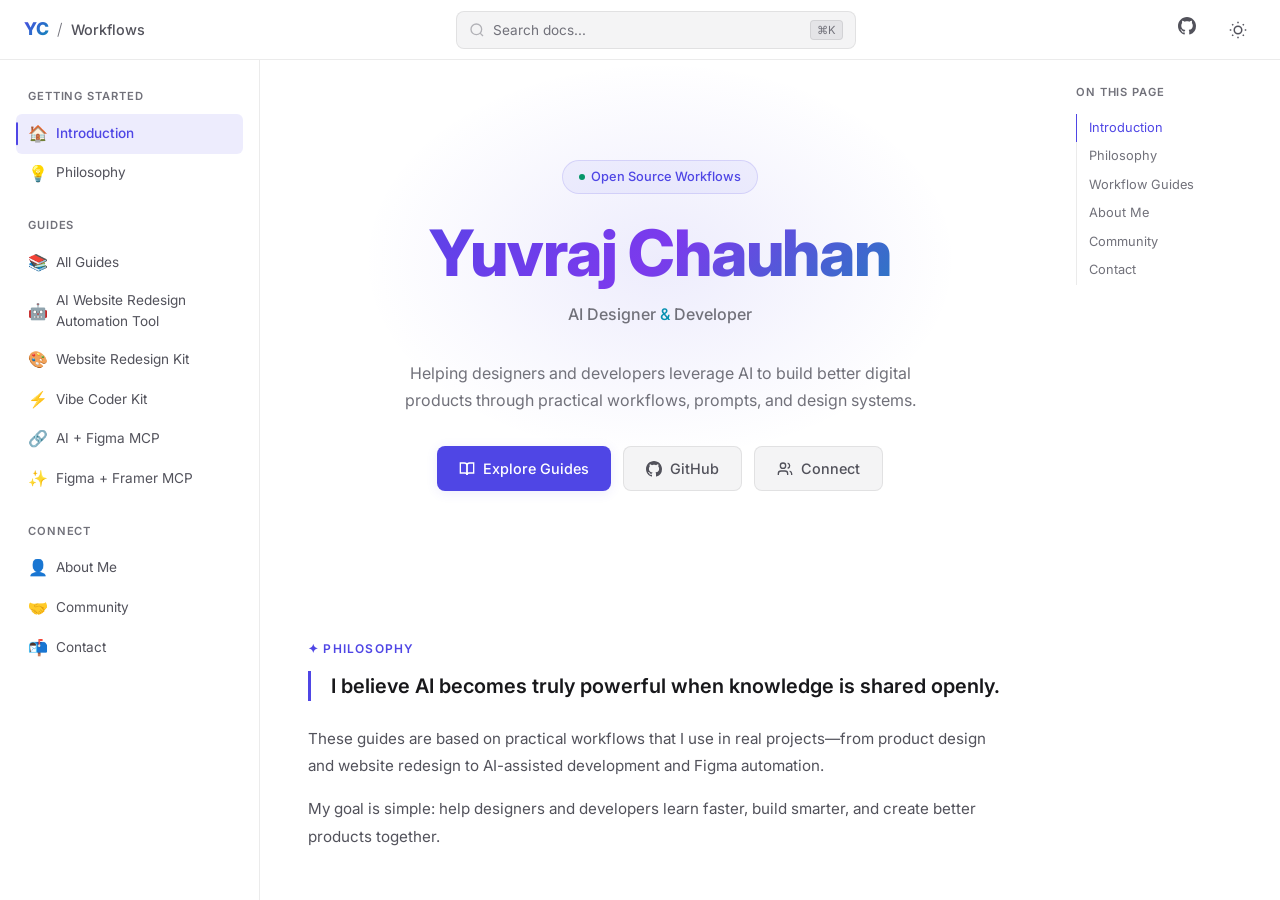
<file: index.html>
<!DOCTYPE html>
<html lang="en" data-theme="dark">

<head>
  <meta charset="UTF-8">
  <meta name="viewport" content="width=device-width, initial-scale=1.0">
  <title>Yuvraj Chauhan | AI Designer & Developer — Workflows & Guides</title>
  <meta name="description"
    content="Practical AI workflows, prompts, and design systems to help designers and developers build better digital products.">
  <meta name="author" content="Yuvraj Chauhan">
  <link rel="icon"
    href="data:image/svg+xml,<svg xmlns='http://www.w3.org/2000/svg' viewBox='0 0 100 100'><text y='.9em' font-size='90'>⚡</text></svg>">
  <link rel="stylesheet" href="style.css">
</head>

<body>

  <!-- Reading Progress Bar -->
  <div id="progress-bar"></div>

  <!-- ========== NAVBAR ========== -->
  <nav class="navbar" id="navbar">
    <div class="navbar-left">
      <button class="mobile-menu-btn" id="mobile-menu-btn" aria-label="Toggle menu">
        <svg width="20" height="20" viewBox="0 0 24 24" fill="none" stroke="currentColor" stroke-width="2">
          <path d="M3 12h18M3 6h18M3 18h18" />
        </svg>
      </button>
      <a class="logo" href="#">YC</a>
      <span class="logo-divider">/</span>
      <span class="logo-text">Workflows</span>
    </div>
    <div class="navbar-center">
      <button class="search-trigger" id="search-trigger" aria-label="Search">
        <svg viewBox="0 0 24 24" fill="none" stroke="currentColor" stroke-width="2">
          <circle cx="11" cy="11" r="8" />
          <path d="m21 21-4.35-4.35" />
        </svg>
        <span>Search docs...</span>
        <kbd>⌘K</kbd>
      </button>
    </div>
    <div class="navbar-right">
      <a href="#" onclick="alert('GitHub projects coming soon!'); return false;" class="nav-link-top"
        title="GitHub projects coming soon...">
        <svg width="18" height="18" viewBox="0 0 24 24" fill="currentColor">
          <path
            d="M12 0C5.37 0 0 5.37 0 12c0 5.31 3.435 9.795 8.205 11.385.6.105.825-.255.825-.57 0-.285-.015-1.23-.015-2.235-3.015.555-3.795-.735-4.035-1.41-.135-.345-.72-1.41-1.23-1.695-.42-.225-1.02-.78-.015-.795.945-.015 1.62.87 1.845 1.23 1.08 1.815 2.805 1.305 3.495.99.105-.78.42-1.305.765-1.605-2.67-.3-5.46-1.335-5.46-5.925 0-1.305.465-2.385 1.23-3.225-.12-.3-.54-1.53.12-3.18 0 0 1.005-.315 3.3 1.23.96-.27 1.98-.405 3-.405s2.04.135 3 .405c2.295-1.56 3.3-1.23 3.3-1.23.66 1.65.24 2.88.12 3.18.765.84 1.23 1.905 1.23 3.225 0 4.605-2.805 5.625-5.475 5.925.435.375.81 1.095.81 2.22 0 1.605-.015 2.895-.015 3.3 0 .315.225.69.825.57A12.02 12.02 0 0 0 24 12c0-6.63-5.37-12-12-12z" />
        </svg>
      </a>
      <button class="theme-toggle" id="theme-toggle" aria-label="Toggle theme">
        <svg class="icon-moon" width="18" height="18" viewBox="0 0 24 24" fill="none" stroke="currentColor"
          stroke-width="2">
          <path d="M21 12.79A9 9 0 1 1 11.21 3 7 7 0 0 0 21 12.79z" />
        </svg>
        <svg class="icon-sun" width="18" height="18" viewBox="0 0 24 24" fill="none" stroke="currentColor"
          stroke-width="2" style="display:none">
          <circle cx="12" cy="12" r="5" />
          <path
            d="M12 1v2M12 21v2M4.22 4.22l1.42 1.42M18.36 18.36l1.42 1.42M1 12h2M21 12h2M4.22 19.78l1.42-1.42M18.36 5.64l1.42-1.42" />
        </svg>
      </button>
    </div>
  </nav>

  <!-- Mobile Sidebar Overlay -->
  <div class="sidebar-overlay" id="sidebar-overlay"></div>

  <!-- ========== LAYOUT ========== -->
  <div class="layout">

    <!-- Left Sidebar Navigation -->
    <aside class="sidebar-left" id="sidebar-left">
      <nav>
        <div class="nav-section">
          <span class="nav-label">Getting Started</span>
          <a href="#hero" class="sidebar-link active" data-section="hero">
            <span class="sidebar-link-icon">🏠</span> Introduction
          </a>
          <a href="#philosophy" class="sidebar-link" data-section="philosophy">
            <span class="sidebar-link-icon">💡</span> Philosophy
          </a>
        </div>
        <div class="nav-section">
          <span class="nav-label">Guides</span>
          <a href="#guides" class="sidebar-link" data-section="guides">
            <span class="sidebar-link-icon">📚</span> All Guides
          </a>
          <a href="#guide-automation" class="sidebar-link" data-section="guide-automation">
            <span class="sidebar-link-icon">🤖</span> AI Website Redesign Automation Tool
          </a>
          <a href="#guide-redesign" class="sidebar-link" data-section="guide-redesign">
            <span class="sidebar-link-icon">🎨</span> Website Redesign Kit
          </a>
          <a href="#guide-vibecoder" class="sidebar-link" data-section="guide-vibecoder">
            <span class="sidebar-link-icon">⚡</span> Vibe Coder Kit
          </a>
          <a href="#guide-figma" class="sidebar-link" data-section="guide-figma">
            <span class="sidebar-link-icon">🔗</span> AI + Figma MCP
          </a>
          <a href="#guide-framer" class="sidebar-link" data-section="guide-framer">
            <span class="sidebar-link-icon">✨</span> Figma + Framer MCP
          </a>
        </div>
        <div class="nav-section">
          <span class="nav-label">Connect</span>
          <a href="#about" class="sidebar-link" data-section="about">
            <span class="sidebar-link-icon">👤</span> About Me
          </a>
          <a href="#community" class="sidebar-link" data-section="community">
            <span class="sidebar-link-icon">🤝</span> Community
          </a>
          <a href="#contact" class="sidebar-link" data-section="contact">
            <span class="sidebar-link-icon">📬</span> Contact
          </a>
        </div>
      </nav>
    </aside>

    <!-- Main Content -->
    <main class="content" id="main-content">

      <!-- HERO SECTION -->
      <section class="hero" id="hero">
        <div class="hero-badge">
          <span class="hero-badge-dot"></span>
          Open Source Workflows
        </div>
        <h1>Yuvraj Chauhan</h1>
        <p class="hero-subtitle">AI Designer <span>&</span> Developer</p>
        <p>Helping designers and developers leverage AI to build better digital products through practical workflows,
          prompts, and design systems.</p>
        <div class="hero-buttons">
          <a href="#guides" class="btn btn-primary">
            <svg width="16" height="16" viewBox="0 0 24 24" fill="none" stroke="currentColor" stroke-width="2">
              <path d="M2 3h6a4 4 0 0 1 4 4v14a3 3 0 0 0-3-3H2z" />
              <path d="M22 3h-6a4 4 0 0 0-4 4v14a3 3 0 0 1 3-3h7z" />
            </svg>
            Explore Guides
          </a>
          <a href="#" onclick="alert('GitHub projects coming soon!'); return false;" class="btn btn-secondary">
            <svg width="16" height="16" viewBox="0 0 24 24" fill="currentColor">
              <path
                d="M12 0C5.37 0 0 5.37 0 12c0 5.31 3.435 9.795 8.205 11.385.6.105.825-.255.825-.57 0-.285-.015-1.23-.015-2.235-3.015.555-3.795-.735-4.035-1.41-.135-.345-.72-1.41-1.23-1.695-.42-.225-1.02-.78-.015-.795.945-.015 1.62.87 1.845 1.23 1.08 1.815 2.805 1.305 3.495.99.105-.78.42-1.305.765-1.605-2.67-.3-5.46-1.335-5.46-5.925 0-1.305.465-2.385 1.23-3.225-.12-.3-.54-1.53.12-3.18 0 0 1.005-.315 3.3 1.23.96-.27 1.98-.405 3-.405s2.04.135 3 .405c2.295-1.56 3.3-1.23 3.3-1.23.66 1.65.24 2.88.12 3.18.765.84 1.23 1.905 1.23 3.225 0 4.605-2.805 5.625-5.475 5.925.435.375.81 1.095.81 2.22 0 1.605-.015 2.895-.015 3.3 0 .315.225.69.825.57A12.02 12.02 0 0 0 24 12c0-6.63-5.37-12-12-12z" />
            </svg>
            GitHub
          </a>
          <a href="#contact" class="btn btn-secondary">
            <svg width="16" height="16" viewBox="0 0 24 24" fill="none" stroke="currentColor" stroke-width="2">
              <path d="M16 21v-2a4 4 0 0 0-4-4H6a4 4 0 0 0-4 4v2" />
              <circle cx="9" cy="7" r="4" />
              <path d="M22 21v-2a4 4 0 0 0-3-3.87" />
              <path d="M16 3.13a4 4 0 0 1 0 7.75" />
            </svg>
            Connect
          </a>
        </div>
      </section>

      <!-- PHILOSOPHY / INTRODUCTION -->
      <section class="section" id="philosophy">
        <div class="reveal">
          <span class="section-label">✦ Philosophy</span>
          <div class="intro-quote">
            I believe AI becomes truly powerful when knowledge is shared openly.
          </div>
          <p class="intro-text">
            These guides are based on practical workflows that I use in real projects—from product design and website
            redesign to AI-assisted development and Figma automation.
          </p>
          <p class="intro-text">
            My goal is simple: help designers and developers learn faster, build smarter, and create better products
            together.
          </p>
        </div>
      </section>

      <!-- GUIDES / RESOURCE CARDS -->
      <section class="section" id="guides">
        <div class="reveal">
          <span class="section-label">📚 Resources</span>
          <h2 class="section-title">Workflow Guides</h2>
          <p class="section-desc">End-to-end practical guides covering design, development, and AI integration
            workflows.</p>
        </div>

        <div class="cards-grid">

          <!-- Card 0: AI Website Redesign Automation -->
          <article class="resource-card reveal reveal-delay-1" id="guide-automation">
            <span class="card-sparkle">✨ Automate Lead Generation Pipeline</span>
            <h3 class="card-title">AI Website Redesign Automation Tool</h3>
            <div class="card-tags">
              <span class="card-tag">Website Redesign</span>
              <span class="card-tag">Lead Generation</span>
              <span class="card-tag">Automation</span>
              <span class="card-tag">Google Stitch API</span>
              <span class="card-tag">Dashboard</span>
            </div>
            <p class="card-desc">Complete setup and run guide to process potential client websites, generate redesign prompts, and capture redesigned web experiences locally.</p>
            <a href="guides/ai-website-redesign-automation.html" class="card-btn">Read Guide <span>→</span></a>
          </article>

          <!-- Card 1: Website Redesign -->
          <article class="resource-card reveal reveal-delay-2" id="guide-redesign">
            <span class="card-sparkle">✨ Research → Strategy → UX → UI → Design System → Developer Handoff</span>
            <h3 class="card-title">Website Redesign Master Kit</h3>
            <div class="card-tags">
              <span class="card-tag">Complete Website Analysis</span>
              <span class="card-tag">UX Audit</span>
              <span class="card-tag">IA Review</span>
              <span class="card-tag">Homepage Blueprint</span>
              <span class="card-tag">Design System</span>
              <span class="card-tag">Developer Handoff</span>
            </div>
            <p class="card-desc">This guide covers a complete end-to-end website redesign workflow, starting from
              business discovery and UX analysis through design systems and implementation-ready handoff documentation.
            </p>
            <a href="guides/website-redesign.html" class="card-btn">Read Guide <span>→</span></a>
          </article>

          <!-- Card 2: Vibe Coder -->
          <article class="resource-card reveal reveal-delay-3" id="guide-vibecoder">
            <span class="card-sparkle">✨ AI Development Workflow</span>
            <h3 class="card-title">Vibe Coder Development Kit</h3>
            <div class="card-tags">
              <span class="card-tag">Project Planning</span>
              <span class="card-tag">Architecture</span>
              <span class="card-tag">Prompt Engineering</span>
              <span class="card-tag">Module Development</span>
              <span class="card-tag">Context Management</span>
              <span class="card-tag">Error Recovery</span>
            </div>
            <p class="card-desc">This workflow shows how to transform an initial project idea into a structured
              AI-assisted development process with planning documents, module prompts, progress tracking, and context
              management.</p>
            <a href="guides/vibe-coder.html" class="card-btn">Read Guide <span>→</span></a>
          </article>

          <!-- Card 3: AI + Figma MCP -->
          <article class="resource-card reveal reveal-delay-4" id="guide-figma">
            <span class="card-sparkle">✨ AI Powered Design System Workflow</span>
            <h3 class="card-title">AI + Figma MCP Guide</h3>
            <div class="card-tags">
              <span class="card-tag">Figma MCP</span>
              <span class="card-tag">Tokens Studio</span>
              <span class="card-tag">AI Integration</span>
              <span class="card-tag">Design Tokens</span>
              <span class="card-tag">Variables</span>
              <span class="card-tag">Components</span>
            </div>
            <p class="card-desc">This guide explains connecting AI with Figma MCP, generating reusable design tokens,
              and importing them into Tokens Studio to build scalable design systems.</p>
            <a href="guides/ai-figma-mcp.html" class="card-btn">Read Guide <span>→</span></a>
          </article>

          <!-- Card 4: Figma + Framer MCP -->
          <article class="resource-card reveal reveal-delay-5" id="guide-framer">
            <span class="card-sparkle">✨ Figma to Framer Implementation</span>
            <h3 class="card-title">Figma + Framer MCP Workflow</h3>
            <div class="card-tags">
              <span class="card-tag">Figma MCP</span>
              <span class="card-tag">Framer MCP</span>
              <span class="card-tag">AI Integration</span>
              <span class="card-tag">Animation MD</span>
              <span class="card-tag">Prototyping</span>
            </div>
            <p class="card-desc">Complete step-by-step guide for connecting Figma and Framer to an MCP-compatible AI and
              using a Figma frame + animation specification to build the live Framer implementation.</p>
            <a href="guides/figma-framer-mcp.html" class="card-btn">Read Guide <span>→</span></a>
          </article>

        </div>
      </section>

      <!-- ABOUT ME -->
      <section class="section" id="about">
        <div class="reveal">
          <span class="section-label">👤 About</span>
          <div class="about-grid">
            <div class="about-avatar">YC</div>
            <div class="about-content">
              <h2 class="about-name">Yuvraj Chauhan</h2>
              <p class="about-role">AI Designer | Developer</p>
              <p>I work at the intersection of design, development, and AI.</p>
              <p>I enjoy creating practical systems that help teams move from ideas to production faster—whether that's
                through design systems, AI-powered workflows, prompt engineering, or developer-ready documentation.</p>
              <p>Everything shared here comes from real-world experimentation and is intended to help others build with
                greater clarity and efficiency.</p>
            </div>
          </div>
        </div>
      </section>

      <!-- COMMUNITY -->
      <section class="section" id="community">
        <div class="reveal">
          <div class="community-banner">
            <p class="community-tagline">Learn Together • Design Together • Build Together</p>
            <h2>Knowledge grows when it's shared.</h2>
            <p>Whether you're a designer exploring AI, a developer streamlining your workflow, or someone building a new
              product, these resources are here to help you work more effectively and contribute back to the community.
            </p>
          </div>
        </div>
      </section>

      <!-- CONTACT CTA -->
      <section class="section" id="contact">
        <div class="reveal">
          <div class="cta-box">
            <h2>Have a project idea?</h2>
            <p class="cta-subtitle">Let's connect.</p>
            <p>I'd be happy to share my experience, discuss your product, and help you move from idea to execution.</p>
            <div style="display: flex; gap: 16px; justify-content: center; flex-wrap: wrap; margin-top: 24px;">
              <a href="mailto:chauhanyuvrajsinh457@gmail.com" class="btn btn-primary">
                <svg width="16" height="16" viewBox="0 0 24 24" fill="none" stroke="currentColor" stroke-width="2">
                  <path d="M4 4h16c1.1 0 2 .9 2 2v12c0 1.1-.9 2-2 2H4c-1.1 0-2-.9-2-2V6c0-1.1.9-2 2-2z" />
                  <polyline points="22,6 12,13 2,6" />
                </svg>
                Email Me
              </a>
              <a href="https://wa.me/919428371238" target="_blank" rel="noopener" class="btn btn-primary"
                style="background: #25D366; color: white; box-shadow: 0 2px 12px rgba(37, 211, 102, 0.3);">
                <svg width="16" height="16" viewBox="0 0 24 24" fill="none" stroke="currentColor" stroke-width="2">
                  <path
                    d="M21 11.5a8.38 8.38 0 0 1-.9 3.8 8.5 8.5 0 0 1-7.6 4.7 8.38 8.38 0 0 1-3.8-.9L3 21l1.9-5.7a8.38 8.38 0 0 1-.9-3.8 8.5 8.5 0 0 1 4.7-7.6 8.38 8.38 0 0 1 3.8-.9h.5a8.48 8.48 0 0 1 8 8v.5z" />
                </svg>
                WhatsApp
              </a>
            </div>
          </div>
        </div>
      </section>


      <!-- ========== FOOTER ========== -->
      <footer class="footer" id="footer">
        <p class="footer-brand">Yuvraj Chauhan</p>
        <p class="footer-role">AI Designer | Developer</p>
        <p class="footer-tagline">Learn Together • Design Together • Build Together</p>
        <p class="footer-desc">Helping creators build better products using AI.</p>
      </footer>

    </main>

    <!-- Right Sidebar - Table of Contents -->
    <aside class="sidebar-right" id="sidebar-right">
      <span class="toc-title">On This Page</span>
      <a href="#hero" class="toc-link active" data-toc="hero">Introduction</a>
      <a href="#philosophy" class="toc-link" data-toc="philosophy">Philosophy</a>
      <a href="#guides" class="toc-link" data-toc="guides">Workflow Guides</a>
      <a href="#about" class="toc-link" data-toc="about">About Me</a>
      <a href="#community" class="toc-link" data-toc="community">Community</a>
      <a href="#contact" class="toc-link" data-toc="contact">Contact</a>
    </aside>

  </div>

  <!-- ========== SEARCH MODAL ========== -->
  <div class="search-modal" id="search-modal">
    <div class="search-box">
      <div class="search-input-wrap">
        <svg viewBox="0 0 24 24" fill="none" stroke="currentColor" stroke-width="2">
          <circle cx="11" cy="11" r="8" />
          <path d="m21 21-4.35-4.35" />
        </svg>
        <input type="text" class="search-input" id="search-input" placeholder="Search documentation..."
          autocomplete="off">
        <kbd
          style="font-size:0.7rem;padding:2px 8px;background:var(--bg-2);border:1px solid var(--border);border-radius:4px;color:var(--text-3);">Esc</kbd>
      </div>
      <div class="search-results" id="search-results">
        <a href="#hero" class="search-result-item" data-search="introduction yuvraj chauhan ai designer developer">
          <span class="search-result-icon">🏠</span>
          <span class="search-result-text">Introduction</span>
        </a>
        <a href="#philosophy" class="search-result-item"
          data-search="philosophy ai knowledge shared openly guides practical workflows">
          <span class="search-result-icon">💡</span>
          <span class="search-result-text">Philosophy</span>
        </a>
        <a href="#guide-automation" class="search-result-item"
          data-search="ai website redesign automation tool stitch dashboard lead generation">
          <span class="search-result-icon">🤖</span>
          <span class="search-result-text">AI Website Redesign Automation Tool</span>
        </a>
        <a href="#guide-redesign" class="search-result-item"
          data-search="website redesign master kit ux audit ia review design system developer handoff">
          <span class="search-result-icon">🎨</span>
          <span class="search-result-text">Website Redesign Master Kit</span>
        </a>
        <a href="#guide-vibecoder" class="search-result-item"
          data-search="vibe coder development kit ai project planning architecture prompt engineering">
          <span class="search-result-icon">⚡</span>
          <span class="search-result-text">Vibe Coder Development Kit</span>
        </a>
        <a href="#guide-figma" class="search-result-item"
          data-search="ai figma mcp tokens studio design tokens variables components">
          <span class="search-result-icon">🔗</span>
          <span class="search-result-text">AI + Figma MCP Guide</span>
        </a>
        <a href="#guide-framer" class="search-result-item"
          data-search="figma framer mcp ai integration animation md prototyping">
          <span class="search-result-icon">✨</span>
          <span class="search-result-text">Figma + Framer MCP Workflow</span>
        </a>
        <a href="#about" class="search-result-item" data-search="about me yuvraj chauhan designer developer ai">
          <span class="search-result-icon">👤</span>
          <span class="search-result-text">About Me</span>
        </a>
        <a href="#contact" class="search-result-item" data-search="contact connect project idea email">
          <span class="search-result-icon">📬</span>
          <span class="search-result-text">Contact</span>
        </a>
      </div>
      <div class="search-hint">Navigate with ↑↓ · Select with Enter · Close with Esc</div>
    </div>
  </div>

  <script src="app.js"></script>
</body>

</html>
</file>
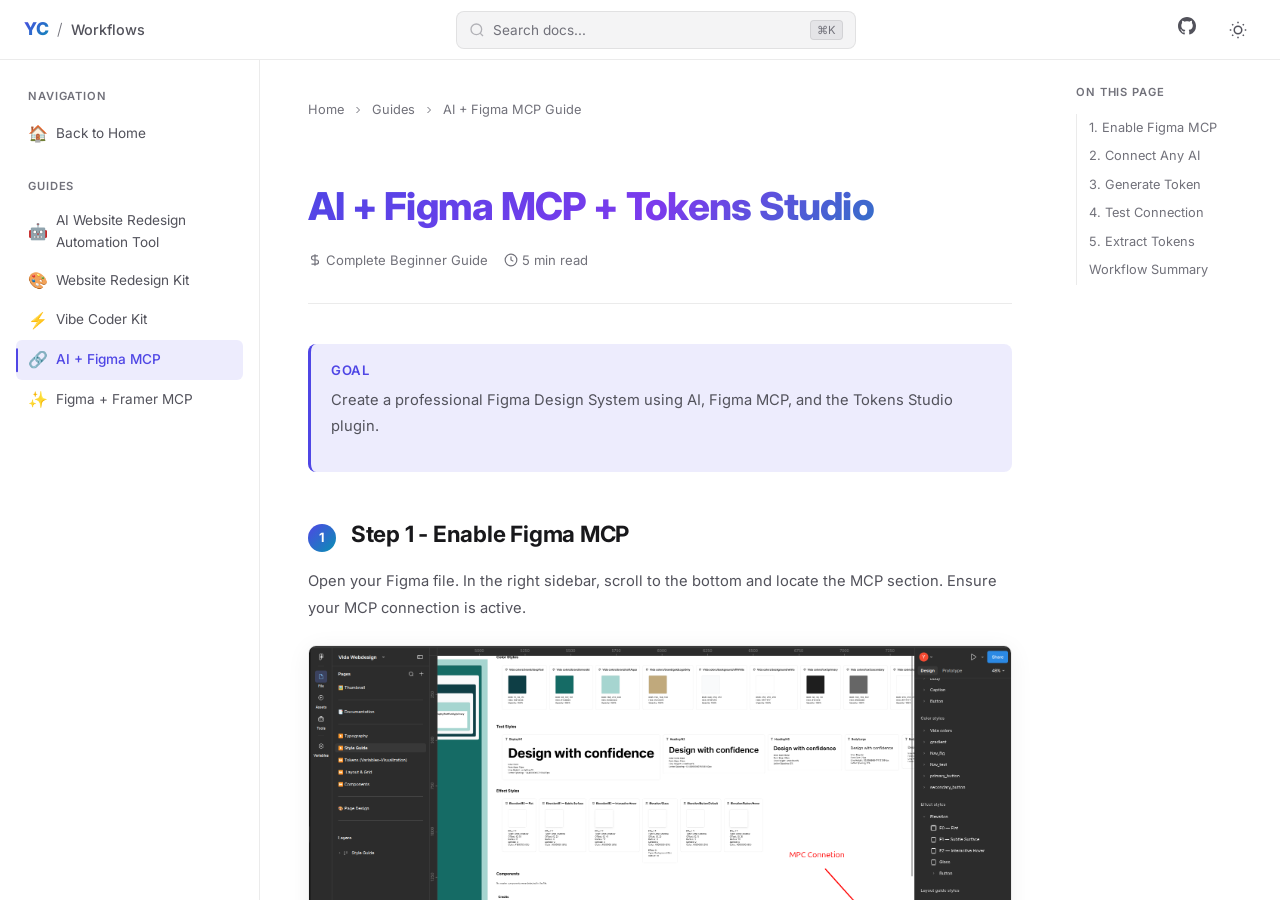
<file: guides/ai-figma-mcp.html>
<!DOCTYPE html>
<html lang="en" data-theme="dark">

<head>
  <meta charset="UTF-8">
  <meta name="viewport" content="width=device-width, initial-scale=1.0">
  <title>AI + Figma MCP Guide | Yuvraj Chauhan</title>
  <meta name="description"
    content="Complete Beginner Guide: Create a professional Figma Design System using AI, Figma MCP and the Tokens Studio plugin.">
  <link rel="stylesheet" href="../style.css">
  <link rel="stylesheet" href="guide-template.css">
</head>

<body>

  <div id="progress-bar"></div>

  <!-- ========== NAVBAR ========== -->
  <nav class="navbar" id="navbar">
    <div class="navbar-left">
      <button class="mobile-menu-btn" id="mobile-menu-btn" aria-label="Toggle menu">
        <svg width="20" height="20" viewBox="0 0 24 24" fill="none" stroke="currentColor" stroke-width="2">
          <path d="M3 12h18M3 6h18M3 18h18" />
        </svg>
      </button>
      <a class="logo" href="../index.html">YC</a>
      <span class="logo-divider">/</span>
      <span class="logo-text">Workflows</span>
    </div>
    <div class="navbar-center">
      <button class="search-trigger" id="search-trigger" aria-label="Search">
        <svg viewBox="0 0 24 24" fill="none" stroke="currentColor" stroke-width="2">
          <circle cx="11" cy="11" r="8" />
          <path d="m21 21-4.35-4.35" />
        </svg>
        <span>Search docs...</span>
        <kbd>⌘K</kbd>
      </button>
    </div>
    <div class="navbar-right">
      <a href="#" onclick="alert('GitHub projects coming soon!'); return false;" class="nav-link-top"
        title="GitHub projects coming soon...">
        <svg width="18" height="18" viewBox="0 0 24 24" fill="currentColor">
          <path
            d="M12 0C5.37 0 0 5.37 0 12c0 5.31 3.435 9.795 8.205 11.385.6.105.825-.255.825-.57 0-.285-.015-1.23-.015-2.235-3.015.555-3.795-.735-4.035-1.41-.135-.345-.72-1.41-1.23-1.695-.42-.225-1.02-.78-.015-.795.945-.015 1.62.87 1.845 1.23 1.08 1.815 2.805 1.305 3.495.99.105-.78.42-1.305.765-1.605-2.67-.3-5.46-1.335-5.46-5.925 0-1.305.465-2.385 1.23-3.225-.12-.3-.54-1.53.12-3.18 0 0 1.005-.315 3.3 1.23.96-.27 1.98-.405 3-.405s2.04.135 3 .405c2.295-1.56 3.3-1.23 3.3-1.23.66 1.65.24 2.88.12 3.18.765.84 1.23 1.905 1.23 3.225 0 4.605-2.805 5.625-5.475 5.925.435.375.81 1.095.81 2.22 0 1.605-.015 2.895-.015 3.3 0 .315.225.69.825.57A12.02 12.02 0 0 0 24 12c0-6.63-5.37-12-12-12z" />
        </svg>
      </a>
      <button class="theme-toggle" id="theme-toggle" aria-label="Toggle theme">
        <svg class="icon-moon" width="18" height="18" viewBox="0 0 24 24" fill="none" stroke="currentColor"
          stroke-width="2">
          <path d="M21 12.79A9 9 0 1 1 11.21 3 7 7 0 0 0 21 12.79z" />
        </svg>
        <svg class="icon-sun" width="18" height="18" viewBox="0 0 24 24" fill="none" stroke="currentColor"
          stroke-width="2" style="display:none">
          <circle cx="12" cy="12" r="5" />
          <path
            d="M12 1v2M12 21v2M4.22 4.22l1.42 1.42M18.36 18.36l1.42 1.42M1 12h2M21 12h2M4.22 19.78l1.42-1.42M18.36 5.64l1.42-1.42" />
        </svg>
      </button>
    </div>
  </nav>

  <div class="sidebar-overlay" id="sidebar-overlay"></div>

  <!-- ========== LAYOUT ========== -->
  <div class="layout">

    <aside class="sidebar-left" id="sidebar-left">
      <nav>
        <div class="nav-section">
          <span class="nav-label">Navigation</span>
          <a href="../index.html" class="sidebar-link">
            <span class="sidebar-link-icon">🏠</span> Back to Home
          </a>
        </div>
        <div class="nav-section">
          <span class="nav-label">Guides</span>
          <a href="ai-website-redesign-automation.html" class="sidebar-link">
            <span class="sidebar-link-icon">🤖</span> AI Website Redesign Automation Tool
          </a>
          <a href="website-redesign.html" class="sidebar-link">
            <span class="sidebar-link-icon">🎨</span> Website Redesign Kit
          </a>
          <a href="vibe-coder.html" class="sidebar-link">
            <span class="sidebar-link-icon">⚡</span> Vibe Coder Kit
          </a>
          <a href="ai-figma-mcp.html" class="sidebar-link active">
            <span class="sidebar-link-icon">🔗</span> AI + Figma MCP
          </a>
          <a href="figma-framer-mcp.html" class="sidebar-link">
            <span class="sidebar-link-icon">✨</span> Figma + Framer MCP
          </a>
        </div>
      </nav>
    </aside>

    <main class="content guide-content" id="main-content">
      <div class="guide-breadcrumb">
        <a href="../index.html">Home</a>
        <svg viewBox="0 0 24 24" fill="none" stroke="currentColor" stroke-width="2">
          <path d="m9 18 6-6-6-6" />
        </svg>
        <span>Guides</span>
        <svg viewBox="0 0 24 24" fill="none" stroke="currentColor" stroke-width="2">
          <path d="m9 18 6-6-6-6" />
        </svg>
        <span>AI + Figma MCP Guide</span>
      </div>

      <header class="guide-header">
        <h1>AI + Figma MCP + Tokens Studio</h1>
        <div class="guide-meta">
          <span><svg width="14" height="14" viewBox="0 0 24 24" fill="none" stroke="currentColor" stroke-width="2">
              <path d="M12 2v20M17 5H9.5a3.5 3.5 0 0 0 0 7h5a3.5 3.5 0 0 1 0 7H6" />
            </svg> Complete Beginner Guide</span>
          <span><svg width="14" height="14" viewBox="0 0 24 24" fill="none" stroke="currentColor" stroke-width="2">
              <circle cx="12" cy="12" r="10" />
              <polyline points="12 6 12 12 16 14" />
            </svg> 5 min read</span>
        </div>
      </header>

      <div class="callout callout-info">
        <div class="callout-title">Goal</div>
        <p>Create a professional Figma Design System using AI, Figma MCP, and the Tokens Studio plugin.</p>
      </div>

      <h2 id="step-1"><span class="step-number">1</span> Step 1 - Enable Figma MCP</h2>
      <p>Open your Figma file. In the right sidebar, scroll to the bottom and locate the MCP section. Ensure your MCP
        connection is active.</p>
      <div class="guide-image"><img src="../images/MCP.png" alt="Enable Figma MCP"></div>

      <h2 id="step-2"><span class="step-number">2</span> Step 2 - Connect Any AI</h2>
      <p>Click the MCP settings icon. Choose <strong>Other agents</strong> and copy the MCP server configuration.</p>
      <div class="guide-image"><img src="../images/select_MCP_agent.png" alt="Select MCP Agent"></div>
      <p>Paste it into any AI that supports MCP (ChatGPT, Claude, Cursor, Manus, etc.).</p>

      <h2 id="step-3"><span class="step-number">3</span> Step 3 - Generate Personal Access Token</h2>
      <p>In Figma Home go to <strong>Profile → Settings → Security</strong>. Under Personal access tokens, create a new
        token.</p>
      <div class="guide-image"><img src="../images/open_Setting.png" alt="Open Settings"></div>
      <ul>
        <li><strong>Token Name:</strong> AI Name (ChatGPT / Claude / Manus)</li>
        <li><strong>Duration:</strong> 1 day, 30 days or 90 days</li>
        <li><strong>Permissions:</strong> Uncheck only Profile Information; keep the remaining permissions required by
          your workflow.</li>
      </ul>
      <div class="guide-image"><img src="../images/generate_token.png" alt="Generate Token"></div>
      <p>Copy the generated token and provide it to your AI when requested.</p>

      <h2 id="step-4"><span class="step-number">4</span> Step 4 - Test the Connection</h2>
      <p>Verify that the AI can successfully read from your Figma file by using the following prompt:</p>

      <div class="code-block">
        <div class="code-block-header">
          <span class="lang">Prompt</span>
        </div>
        <pre><code>Can you access my connected Figma project? List all pages, frames and styles you can inspect.</code></pre>
      </div>

      <h2 id="step-5"><span class="step-number">5</span> Step 5 - Extract Design Tokens</h2>
      <p>Once the connection is verified, ask the AI to extract your design variables into a structured format.</p>

      <div class="code-block">
        <div class="code-block-header">
          <span class="lang">Prompt</span>
        </div>
        <pre><code>Analyze my Figma file and extract reusable Colors, Typography, Spacing, Radius, Shadows and Opacity as design tokens.</code></pre>
      </div>

      <div class="callout callout-warning">
        <div class="callout-title">Important Note</div>
        <p>If the AI cannot directly create Figma Variables, ask it to generate a Design Token JSON compatible with
          Tokens Studio (DTCG format).</p>
      </div>

      <h3 id="final-prompt">Final Prompt</h3>
      <p>Use this comprehensive prompt to get the exact output needed for Tokens Studio:</p>

      <div class="code-block">
        <div class="code-block-header">
          <span class="lang">Prompt</span>
        </div>
        <pre><code>Analyze my Figma file. Generate a complete Design Token JSON for Tokens Studio including Colors, Typography, Spacing, Radius, Shadows and Opacity. Use semantic naming conventions and output only valid JSON.</code></pre>
      </div>

      <h2 id="workflow-summary">Final Workflow Summary</h2>
      <div class="deliverable">
        <div class="deliverable-title">End-to-End Process</div>
        <p>Figma Design → MCP → AI Analysis → Design Token JSON → Tokens Studio Import → Export to Native Figma
          Variables → Build Components.</p>
      </div>

      <div class="guide-nav">
        <a href="vibe-coder.html" class="guide-nav-item prev">
          <div class="guide-nav-label">Previous Guide</div>
          <div class="guide-nav-title">← Vibe Coder Kit</div>
        </a>
        <a href="figma-framer-mcp.html" class="guide-nav-item next">
          <div class="guide-nav-label">Next Guide</div>
          <div class="guide-nav-title">Figma + Framer MCP →</div>
        </a>
      </div>

      <!-- ========== FOOTER ========== -->
      <footer class="footer" id="footer">
        <p class="footer-brand">Yuvraj Chauhan</p>
        <p class="footer-role">AI Designer | Developer</p>
        <p class="footer-tagline">Learn Together • Design Together • Build Together</p>
        <p class="footer-desc">Helping creators build better products using AI.</p>
      </footer>

    </main>

    <aside class="sidebar-right" id="sidebar-right">
      <span class="toc-title">On This Page</span>
      <a href="#step-1" class="toc-link" data-toc="step-1">1. Enable Figma MCP</a>
      <a href="#step-2" class="toc-link" data-toc="step-2">2. Connect Any AI</a>
      <a href="#step-3" class="toc-link" data-toc="step-3">3. Generate Token</a>
      <a href="#step-4" class="toc-link" data-toc="step-4">4. Test Connection</a>
      <a href="#step-5" class="toc-link" data-toc="step-5">5. Extract Tokens</a>
      <a href="#workflow-summary" class="toc-link" data-toc="workflow-summary">Workflow Summary</a>
    </aside>

  </div>

  <script src="../app.js"></script>
</body>

</html>
</file>
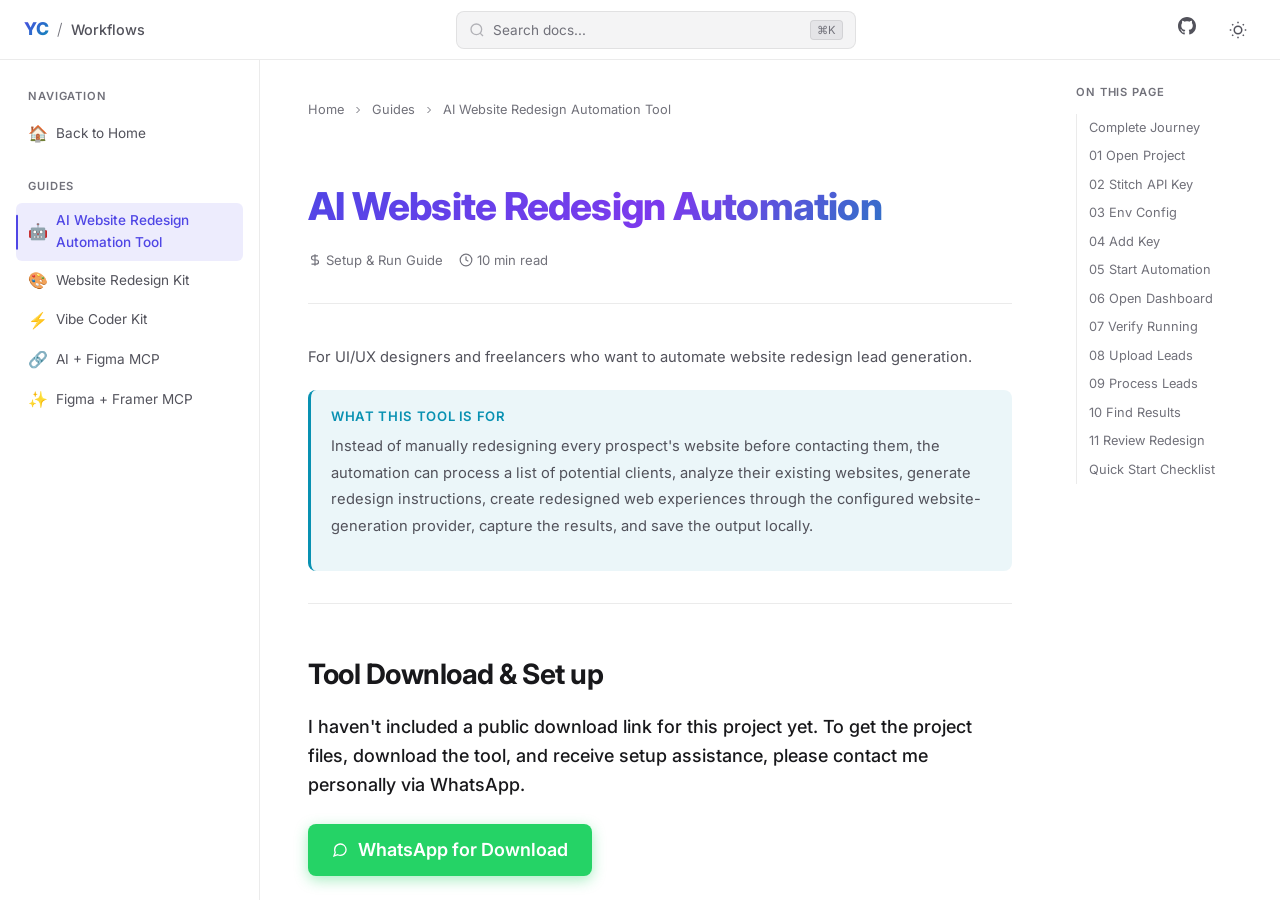
<file: guides/ai-website-redesign-automation.html>
<!DOCTYPE html>
<html lang="en" data-theme="dark">

<head>
  <meta charset="UTF-8">
  <meta name="viewport" content="width=device-width, initial-scale=1.0">
  <title>AI Website Redesign Automation Tool | Yuvraj Chauhan</title>
  <meta name="description"
    content="Setup & Run Guide for AI Website Redesign Automation - Automate website redesign lead generation.">
  <link rel="stylesheet" href="../style.css">
  <link rel="stylesheet" href="guide-template.css">
</head>

<body>

  <div id="progress-bar"></div>

  <!-- ========== NAVBAR ========== -->
  <nav class="navbar" id="navbar">
    <div class="navbar-left">
      <button class="mobile-menu-btn" id="mobile-menu-btn" aria-label="Toggle menu">
        <svg width="20" height="20" viewBox="0 0 24 24" fill="none" stroke="currentColor" stroke-width="2">
          <path d="M3 12h18M3 6h18M3 18h18" />
        </svg>
      </button>
      <a class="logo" href="../index.html">YC</a>
      <span class="logo-divider">/</span>
      <span class="logo-text">Workflows</span>
    </div>
    <div class="navbar-center">
      <button class="search-trigger" id="search-trigger" aria-label="Search">
        <svg viewBox="0 0 24 24" fill="none" stroke="currentColor" stroke-width="2">
          <circle cx="11" cy="11" r="8" />
          <path d="m21 21-4.35-4.35" />
        </svg>
        <span>Search docs...</span>
        <kbd>⌘K</kbd>
      </button>
    </div>
    <div class="navbar-right">
      <a href="#" onclick="alert('GitHub projects coming soon!'); return false;" class="nav-link-top"
        title="GitHub projects coming soon...">
        <svg width="18" height="18" viewBox="0 0 24 24" fill="currentColor">
          <path
            d="M12 0C5.37 0 0 5.37 0 12c0 5.31 3.435 9.795 8.205 11.385.6.105.825-.255.825-.57 0-.285-.015-1.23-.015-2.235-3.015.555-3.795-.735-4.035-1.41-.135-.345-.72-1.41-1.23-1.695-.42-.225-1.02-.78-.015-.795.945-.015 1.62.87 1.845 1.23 1.08 1.815 2.805 1.305 3.495.99.105-.78.42-1.305.765-1.605-2.67-.3-5.46-1.335-5.46-5.925 0-1.305.465-2.385 1.23-3.225-.12-.3-.54-1.53.12-3.18 0 0 1.005-.315 3.3 1.23.96-.27 1.98-.405 3-.405s2.04.135 3 .405c2.295-1.56 3.3-1.23 3.3-1.23.66 1.65.24 2.88.12 3.18.765.84 1.23 1.905 1.23 3.225 0 4.605-2.805 5.625-5.475 5.925.435.375.81 1.095.81 2.22 0 1.605-.015 2.895-.015 3.3 0 .315.225.69.825.57A12.02 12.02 0 0 0 24 12c0-6.63-5.37-12-12-12z" />
        </svg>
      </a>
      <button class="theme-toggle" id="theme-toggle" aria-label="Toggle theme">
        <svg class="icon-moon" width="18" height="18" viewBox="0 0 24 24" fill="none" stroke="currentColor"
          stroke-width="2">
          <path d="M21 12.79A9 9 0 1 1 11.21 3 7 7 0 0 0 21 12.79z" />
        </svg>
        <svg class="icon-sun" width="18" height="18" viewBox="0 0 24 24" fill="none" stroke="currentColor"
          stroke-width="2" style="display:none">
          <circle cx="12" cy="12" r="5" />
          <path
            d="M12 1v2M12 21v2M4.22 4.22l1.42 1.42M18.36 18.36l1.42 1.42M1 12h2M21 12h2M4.22 19.78l1.42-1.42M18.36 5.64l1.42-1.42" />
        </svg>
      </button>
    </div>
  </nav>

  <div class="sidebar-overlay" id="sidebar-overlay"></div>

  <!-- ========== LAYOUT ========== -->
  <div class="layout">

    <aside class="sidebar-left" id="sidebar-left">
      <nav>
        <div class="nav-section">
          <span class="nav-label">Navigation</span>
          <a href="../index.html" class="sidebar-link">
            <span class="sidebar-link-icon">🏠</span> Back to Home
          </a>
        </div>
        <div class="nav-section">
          <span class="nav-label">Guides</span>
          <a href="ai-website-redesign-automation.html" class="sidebar-link active">
            <span class="sidebar-link-icon">🤖</span> AI Website Redesign Automation Tool
          </a>
          <a href="website-redesign.html" class="sidebar-link">
            <span class="sidebar-link-icon">🎨</span> Website Redesign Kit
          </a>
          <a href="vibe-coder.html" class="sidebar-link">
            <span class="sidebar-link-icon">⚡</span> Vibe Coder Kit
          </a>
          <a href="ai-figma-mcp.html" class="sidebar-link">
            <span class="sidebar-link-icon">🔗</span> AI + Figma MCP
          </a>
          <a href="figma-framer-mcp.html" class="sidebar-link">
            <span class="sidebar-link-icon">✨</span> Figma + Framer MCP
          </a>
        </div>
      </nav>
    </aside>

    <main class="content guide-content" id="main-content">
      <div class="guide-breadcrumb">
        <a href="../index.html">Home</a>
        <svg viewBox="0 0 24 24" fill="none" stroke="currentColor" stroke-width="2">
          <path d="m9 18 6-6-6-6" />
        </svg>
        <span>Guides</span>
        <svg viewBox="0 0 24 24" fill="none" stroke="currentColor" stroke-width="2">
          <path d="m9 18 6-6-6-6" />
        </svg>
        <span>AI Website Redesign Automation Tool</span>
      </div>

      <header class="guide-header">
        <h1>AI Website Redesign Automation</h1>
        <div class="guide-meta">
          <span><svg width="14" height="14" viewBox="0 0 24 24" fill="none" stroke="currentColor" stroke-width="2">
              <path d="M12 2v20M17 5H9.5a3.5 3.5 0 0 0 0 7h5a3.5 3.5 0 0 1 0 7H6" />
            </svg> Setup & Run Guide</span>
          <span><svg width="14" height="14" viewBox="0 0 24 24" fill="none" stroke="currentColor" stroke-width="2">
              <circle cx="12" cy="12" r="10" />
              <polyline points="12 6 12 12 16 14" />
            </svg> 10 min read</span>
        </div>
      </header>

      <p>For UI/UX designers and freelancers who want to automate website redesign lead generation.</p>

      <div class="callout callout-tip">
        <div class="callout-title">What this tool is for</div>
        <p>Instead of manually redesigning every prospect's website before contacting them, the automation can process a
          list of potential clients, analyze their existing websites, generate redesign instructions, create redesigned
          web experiences through the configured website-generation provider, capture the results, and save the output
          locally.</p>
      </div>

      <div style="padding: 24px 0; margin: 32px 0; border-top: 1px solid var(--border); border-bottom: 1px solid var(--border);">
        <h2 style="font-size: 28px; font-weight: 700; color: var(--text-1); margin-top: 0; margin-bottom: 16px; letter-spacing: -0.5px;">Tool Download & Set up</h2>
        <p style="font-size: 18px; font-weight: 500; color: var(--text-1); line-height: 1.6;">I haven't included a public download link for this project yet. To get the project files, download the tool,
          and receive setup assistance, please contact me personally via WhatsApp.</p>
        <div style="margin-top: 24px;">
          <a href="https://wa.me/919428371238" target="_blank" rel="noopener" class="btn btn-primary"
            style="background: #25D366; color: white; box-shadow: 0 4px 14px rgba(37, 211, 102, 0.4); border: none; text-decoration: none; display: inline-flex; align-items: center; gap: 10px; font-size: 18px; padding: 12px 24px; font-weight: 600; border-radius: 8px;">
            <svg width="20" height="20" viewBox="0 0 24 24" fill="none" stroke="currentColor" stroke-width="2">
              <path
                d="M21 11.5a8.38 8.38 0 0 1-.9 3.8 8.5 8.5 0 0 1-7.6 4.7 8.38 8.38 0 0 1-3.8-.9L3 21l1.9-5.7a8.38 8.38 0 0 1-.9-3.8 8.5 8.5 0 0 1 4.7-7.6 8.38 8.38 0 0 1 3.8-.9h.5a8.48 8.48 0 0 1 8 8v.5z" />
            </svg>
            WhatsApp for Download
          </a>
        </div>
      </div>

      <div class="callout callout-warning">
        <div class="callout-title">API Credentials</div>
        <p>For the private API credentials required to run this tool, please contact me personally via WhatsApp.</p>
        <div style="margin-top: 16px;">
          <a href="https://wa.me/919428371238" target="_blank" rel="noopener" class="btn btn-primary"
            style="background: #25D366; color: white; box-shadow: 0 2px 12px rgba(37, 211, 102, 0.3); border: none; text-decoration: none; display: inline-flex; align-items: center; gap: 8px;">
            <svg width="16" height="16" viewBox="0 0 24 24" fill="none" stroke="currentColor" stroke-width="2">
              <path
                d="M21 11.5a8.38 8.38 0 0 1-.9 3.8 8.5 8.5 0 0 1-7.6 4.7 8.38 8.38 0 0 1-3.8-.9L3 21l1.9-5.7a8.38 8.38 0 0 1-.9-3.8 8.5 8.5 0 0 1 4.7-7.6 8.38 8.38 0 0 1 3.8-.9h.5a8.48 8.48 0 0 1 8 8v.5z" />
            </svg>
            Request Credentials
          </a>
        </div>
      </div>

      <h2 id="complete-journey">The Complete Journey</h2>
      <p><strong>Client CSV → Website Analysis → Redesign Prompt → Website Generation → Screenshot → Local
          Storage</strong></p>

      <div class="callout callout-info">
        <div class="callout-title">Important</div>
        <p>This guide is intentionally focused on setup and usage. The project ZIP contains the deeper technical
          documentation and implementation details. Use this page when you simply want to get the tool running.</p>
      </div>

      <h2 id="step-01"><span class="step-number">01</span> Open the Project in Antigravity</h2>
      <p>Extract the project ZIP and open the extracted project folder in <strong>Antigravity IDE</strong>. This is the
        working project that the AI agent will configure and run for you.</p>
      <p>Then open the Agent panel and use the following instruction:</p>
      <div class="code-block" style="margin-top: 12px; margin-bottom: 0;">
        <pre><code>Truncate the project and provide a fresh new start</code></pre>
      </div>
      <p><strong>Why this step matters:</strong> This tells the coding agent to treat the project as a fresh working
        setup rather than assuming that an old local runtime, previous configuration, or previous execution state is
        still valid.</p>
      <img src="../images/Trunket_project.png" alt="Trunket_project.png"
        style="max-width: 100%; height: auto; border-radius: 8px; margin: 16px 0; border: 1px solid var(--border);">

      <h2 id="step-02"><span class="step-number">02</span> Create Your Google Stitch API Key</h2>
      <p>Open <strong>Google Stitch</strong> in a new browser tab. Go to your account settings and scroll down until you
        find the <strong>Create API</strong> option.</p>
      <img src="../images/Google_stitch.png" alt="Google_stitch-1.png"
        style="max-width: 100%; height: auto; border-radius: 8px; margin: 16px 0; border: 1px solid var(--border);">
      <p>Generate a new API key and copy it. This key is required because the automation uses your Google Stitch account
        to generate the redesigned website.</p>
      <img src="../images/API_Key.png" alt="API_Key.png"
        style="max-width: 100%; height: auto; border-radius: 8px; margin: 16px 0; border: 1px solid var(--border);">
      <div class="callout callout-warning">
        <div class="callout-title">Keep the API key private</div>
        <p>Do not paste the API key into a public document, GitHub repository, screenshot, or public website. Only add
          it to your local environment configuration.</p>
      </div>

      <h2 id="step-03"><span class="step-number">03</span> Create the Environment Configuration</h2>
      <p>Return to Antigravity and ask the agent to create the project's <strong>.env</strong> file. The exact private
        credentials required for your setup should be provided to the user separately.</p>
      <div class="code-block" style="margin-top: 12px; margin-bottom: 0;">
        <pre><code>Create the .env file and add the required project credentials.
For the private credential values, contact me directly.</code></pre>
      </div>
      <img src="../images/Env_file.png" alt="Env_file.png"
        style="max-width: 100%; height: auto; border-radius: 8px; margin: 16px 0; border: 1px solid var(--border);">

      <h2 id="step-04"><span class="step-number">04</span> Replace the Google Stitch API Key</h2>
      <p>Open the newly created <strong>.env</strong> file. Find the Google Stitch API-key field and replace the
        placeholder value with the API key you generated in Step 02.</p>
      <img src="../images/Api_Change.png" alt="Api_Change.png"
        style="max-width: 100%; height: auto; border-radius: 8px; margin: 16px 0; border: 1px solid var(--border);">
      <p><strong>Check before continuing:</strong> Make sure the key is entered in the correct environment variable and
        that there are no accidental spaces, quotation mistakes, or missing characters. Save the file before starting
        the automation.</p>

      <h2 id="step-05"><span class="step-number">05</span> Start the Automation</h2>
      <p>Once the environment is configured, ask the Antigravity agent to check the setup documentation and start both
        the backend pipeline and the frontend dashboard.</p>
      <img src="../images/Project_setup_file.png" alt="Project_setup_file.png"
        style="max-width: 100%; height: auto; border-radius: 8px; margin: 16px 0; border: 1px solid var(--border);">
      <div class="code-block" style="margin-top: 12px; margin-bottom: 0;">
        <pre><code>Check project_setup.md and Start the backend pipeline and the frontend dashboard for me in the background.</code></pre>
      </div>
      <p>Or run the services yourself from the terminal:</p>
      <div class="code-block" style="margin-top: 12px; margin-bottom: 0;">
        <pre><code># Frontend Dashboard
bash scripts/run.sh

# Alternative dashboard command
venv/bin/python dashboard/app.py

# Backend Pipeline
venv/bin/python main.py</code></pre>
      </div>
      <img src="../images/Automation_start.png" alt="Automation_start.png"
        style="max-width: 100%; height: auto; border-radius: 8px; margin: 16px 0; border: 1px solid var(--border);">

      <h2 id="step-06"><span class="step-number">06</span> Open the Automation Dashboard</h2>
      <p>When the dashboard is running, open the local URL shown in the previous step (e.g.,
        <strong>http://127.0.0.1:5000</strong>). The dashboard is the control point where you can see that the
        automation is running.
      </p>
      <img src="../images/Automation_started.png" alt="Automation_started.png"
        style="max-width: 100%; height: auto; border-radius: 8px; margin: 16px 0; border: 1px solid var(--border);">

      <h2 id="step-07"><span class="step-number">07</span> Verify That the Automation Is Running</h2>
      <p>After opening the dashboard URL, you should be redirected to the local automation interface. This is where you
        can visually verify that the application is active and ready to process your client list.</p>
      <img src="../images/By_click_on_the_url_you_will_redirect_onthis.png"
        alt="By_click_on_the_url_you_will_redirect_onthis.png"
        style="max-width: 100%; height: auto; border-radius: 8px; margin: 16px 0; border: 1px solid var(--border);">

      <h2 id="step-08"><span class="step-number">08</span> Upload Your Website List</h2>
      <p>Now prepare the bulk list of potential freelance leads in the CSV format supported by the project. The CSV
        contains the website/client information that the automation will process.</p>
      <p>For the first test, use a small list rather than a large production file. Confirm that one or two websites
        complete successfully before processing the full lead list.</p>
      <img src="../images/Automation_will_start_on_this_CSV.png" alt="Automation_will_start_on_this_CSV.png"
        style="max-width: 100%; height: auto; border-radius: 8px; margin: 16px 0; border: 1px solid var(--border);">

      <h2 id="step-09"><span class="step-number">09</span> Let the Automation Process the Leads</h2>
      <p>After the CSV is provided, the automation handles the repetitive workflow for each website.</p>

      <h2 id="step-10"><span class="step-number">10</span> Find the Generated Results</h2>
      <p>The automation stores the generated redesign prompts and website-related outputs locally on your computer. Use
        the project's configured output folders to review the results.</p>
      <img src="../images/Store_locally_on_pc.png" alt="Store_locally_on_pc.png"
        style="max-width: 100%; height: auto; border-radius: 8px; margin: 16px 0; border: 1px solid var(--border);">

      <h2 id="step-11"><span class="step-number">11</span> Review the Redesigned Website</h2>
      <p>The generated website can also be reviewed inside your Google Stitch account. This gives you the full generated
        design rather than only the local screenshot/output.</p>

      <h2 id="quick-start-checklist">Quick Start Checklist</h2>
      <ul class="checklist">
        <li>Project extracted and opened in Antigravity</li>
        <li>Fresh project start completed</li>
        <li>Google Stitch API key generated</li>
        <li>.env created</li>
        <li>Private credentials added securely</li>
        <li>Google Stitch API key added to .env</li>
        <li>Dashboard and backend started</li>
        <li>Local dashboard opens successfully</li>
        <li>CSV uses the provided format</li>
        <li>First test performed with a small list</li>
        <li>Generated prompt and website output verified</li>
      </ul>

      <div class="guide-nav">
        <div class="guide-nav-item prev" style="visibility:hidden"></div>
        <a href="website-redesign.html" class="guide-nav-item next">
          <div class="guide-nav-label">Next Guide</div>
          <div class="guide-nav-title">Website Redesign Master Kit →</div>
        </a>
      </div>

      <!-- ========== FOOTER ========== -->
      <footer class="footer" id="footer">
        <p class="footer-brand">Yuvraj Chauhan</p>
        <p class="footer-role">AI Designer | Developer</p>
        <p class="footer-tagline">Learn Together • Design Together • Build Together</p>
        <p class="footer-desc">Helping creators build better products using AI.</p>
      </footer>

    </main>

    <aside class="sidebar-right" id="sidebar-right">
      <span class="toc-title">On This Page</span>
      <a href="#complete-journey" class="toc-link" data-toc="complete-journey">Complete Journey</a>
      <a href="#step-01" class="toc-link" data-toc="step-01">01 Open Project</a>
      <a href="#step-02" class="toc-link" data-toc="step-02">02 Stitch API Key</a>
      <a href="#step-03" class="toc-link" data-toc="step-03">03 Env Config</a>
      <a href="#step-04" class="toc-link" data-toc="step-04">04 Add Key</a>
      <a href="#step-05" class="toc-link" data-toc="step-05">05 Start Automation</a>
      <a href="#step-06" class="toc-link" data-toc="step-06">06 Open Dashboard</a>
      <a href="#step-07" class="toc-link" data-toc="step-07">07 Verify Running</a>
      <a href="#step-08" class="toc-link" data-toc="step-08">08 Upload Leads</a>
      <a href="#step-09" class="toc-link" data-toc="step-09">09 Process Leads</a>
      <a href="#step-10" class="toc-link" data-toc="step-10">10 Find Results</a>
      <a href="#step-11" class="toc-link" data-toc="step-11">11 Review Redesign</a>
      <a href="#quick-start-checklist" class="toc-link" data-toc="quick-start-checklist">Quick Start Checklist</a>
    </aside>

  </div>

  <script src="../app.js"></script>
</body>

</html>
</file>
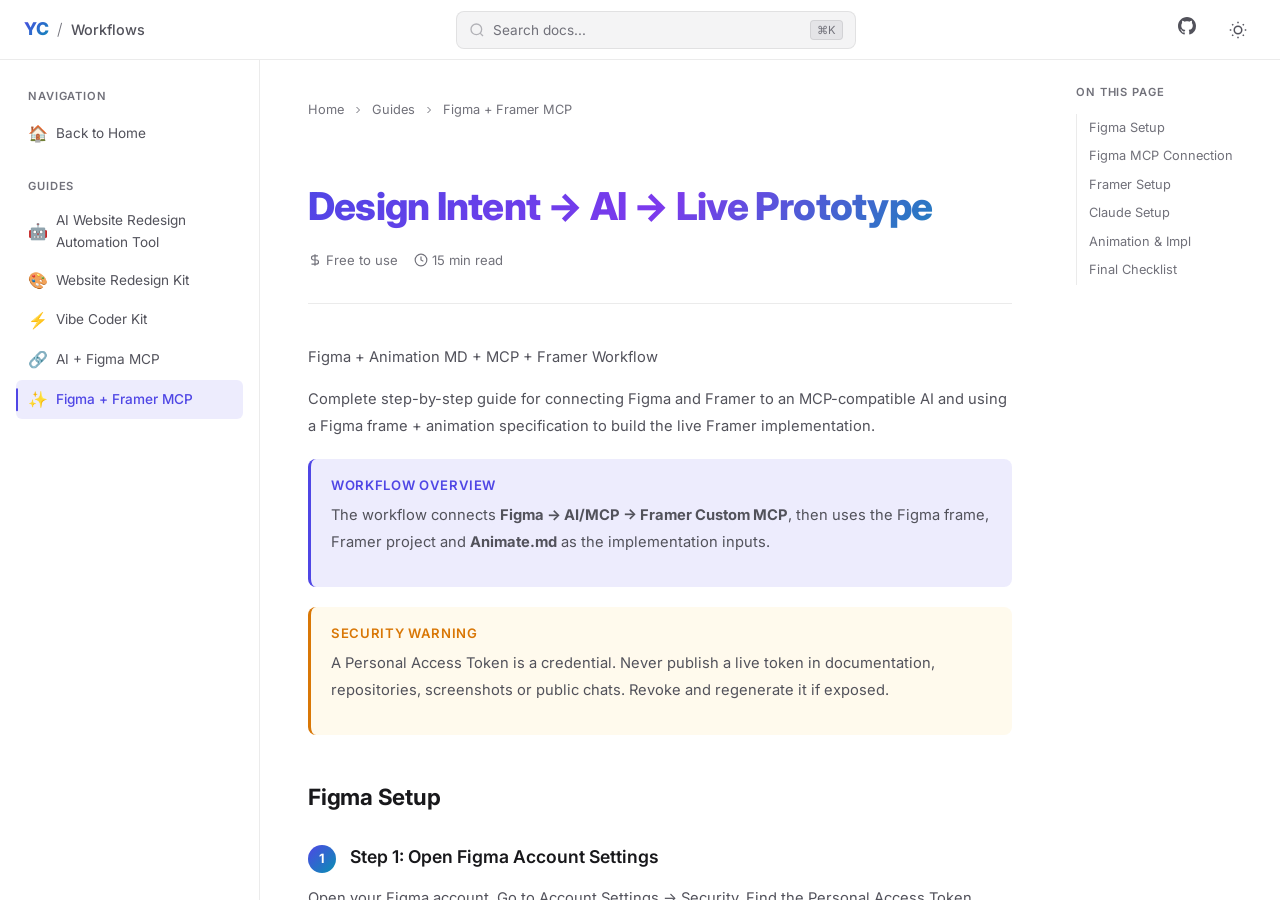
<file: guides/figma-framer-mcp.html>
<!DOCTYPE html>
<html lang="en" data-theme="dark">

<head>
    <meta charset="UTF-8">
    <meta name="viewport" content="width=device-width, initial-scale=1.0">
    <title>Design Intent → AI → Live Prototype | Yuvraj Chauhan</title>
    <meta name="description" content="Figma + Animation MD + MCP + Framer Workflow">
    <link rel="stylesheet" href="../style.css">
    <link rel="stylesheet" href="guide-template.css">
</head>

<body>

    <div id="progress-bar"></div>

    <!-- ========== NAVBAR ========== -->
    <nav class="navbar" id="navbar">
        <div class="navbar-left">
            <button class="mobile-menu-btn" id="mobile-menu-btn" aria-label="Toggle menu">
                <svg width="20" height="20" viewBox="0 0 24 24" fill="none" stroke="currentColor" stroke-width="2">
                    <path d="M3 12h18M3 6h18M3 18h18" />
                </svg>
            </button>
            <a class="logo" href="../index.html">YC</a>
            <span class="logo-divider">/</span>
            <span class="logo-text">Workflows</span>
        </div>
        <div class="navbar-center">
            <button class="search-trigger" id="search-trigger" aria-label="Search">
                <svg viewBox="0 0 24 24" fill="none" stroke="currentColor" stroke-width="2">
                    <circle cx="11" cy="11" r="8" />
                    <path d="m21 21-4.35-4.35" />
                </svg>
                <span>Search docs...</span>
                <kbd>⌘K</kbd>
            </button>
        </div>
        <div class="navbar-right">
            <a href="#" onclick="alert('GitHub projects coming soon!'); return false;" class="nav-link-top"
                title="GitHub projects coming soon...">
                <svg width="18" height="18" viewBox="0 0 24 24" fill="currentColor">
                    <path
                        d="M12 0C5.37 0 0 5.37 0 12c0 5.31 3.435 9.795 8.205 11.385.6.105.825-.255.825-.57 0-.285-.015-1.23-.015-2.235-3.015.555-3.795-.735-4.035-1.41-.135-.345-.72-1.41-1.23-1.695-.42-.225-1.02-.78-.015-.795.945-.015 1.62.87 1.845 1.23 1.08 1.815 2.805 1.305 3.495.99.105-.78.42-1.305.765-1.605-2.67-.3-5.46-1.335-5.46-5.925 0-1.305.465-2.385 1.23-3.225-.12-.3-.54-1.53.12-3.18 0 0 1.005-.315 3.3 1.23.96-.27 1.98-.405 3-.405s2.04.135 3 .405c2.295-1.56 3.3-1.23 3.3-1.23.66 1.65.24 2.88.12 3.18.765.84 1.23 1.905 1.23 3.225 0 4.605-2.805 5.625-5.475 5.925.435.375.81 1.095.81 2.22 0 1.605-.015 2.895-.015 3.3 0 .315.225.69.825.57A12.02 12.02 0 0 0 24 12c0-6.63-5.37-12-12-12z" />
                </svg>
            </a>
            <button class="theme-toggle" id="theme-toggle" aria-label="Toggle theme">
                <svg class="icon-moon" width="18" height="18" viewBox="0 0 24 24" fill="none" stroke="currentColor"
                    stroke-width="2">
                    <path d="M21 12.79A9 9 0 1 1 11.21 3 7 7 0 0 0 21 12.79z" />
                </svg>
                <svg class="icon-sun" width="18" height="18" viewBox="0 0 24 24" fill="none" stroke="currentColor"
                    stroke-width="2" style="display:none">
                    <circle cx="12" cy="12" r="5" />
                    <path
                        d="M12 1v2M12 21v2M4.22 4.22l1.42 1.42M18.36 18.36l1.42 1.42M1 12h2M21 12h2M4.22 19.78l1.42-1.42M18.36 5.64l1.42-1.42" />
                </svg>
            </button>
        </div>
    </nav>

    <div class="sidebar-overlay" id="sidebar-overlay"></div>

    <!-- ========== LAYOUT ========== -->
    <div class="layout">

        <aside class="sidebar-left" id="sidebar-left">
            <nav>
                <div class="nav-section">
                    <span class="nav-label">Navigation</span>
                    <a href="../index.html" class="sidebar-link">
                        <span class="sidebar-link-icon">🏠</span> Back to Home
                    </a>
                </div>
                <div class="nav-section">
                    <span class="nav-label">Guides</span>
                    <a href="ai-website-redesign-automation.html" class="sidebar-link">
                        <span class="sidebar-link-icon">🤖</span> AI Website Redesign Automation Tool
                    </a>
                    <a href="website-redesign.html" class="sidebar-link">
                        <span class="sidebar-link-icon">🎨</span> Website Redesign Kit
                    </a>
                    <a href="vibe-coder.html" class="sidebar-link">
                        <span class="sidebar-link-icon">⚡</span> Vibe Coder Kit
                    </a>
                    <a href="ai-figma-mcp.html" class="sidebar-link">
                        <span class="sidebar-link-icon">🔗</span> AI + Figma MCP
                    </a>
                    <a href="figma-framer-mcp.html" class="sidebar-link active">
                        <span class="sidebar-link-icon">✨</span> Figma + Framer MCP
                    </a>
                </div>
            </nav>
        </aside>

        <main class="content guide-content" id="main-content">
            <div class="guide-breadcrumb">
                <a href="../index.html">Home</a>
                <svg viewBox="0 0 24 24" fill="none" stroke="currentColor" stroke-width="2">
                    <path d="m9 18 6-6-6-6" />
                </svg>
                <span>Guides</span>
                <svg viewBox="0 0 24 24" fill="none" stroke="currentColor" stroke-width="2">
                    <path d="m9 18 6-6-6-6" />
                </svg>
                <span>Figma + Framer MCP</span>
            </div>

            <header class="guide-header">
                <h1>Design Intent → AI → Live Prototype</h1>
                <div class="guide-meta">
                    <span><svg width="14" height="14" viewBox="0 0 24 24" fill="none" stroke="currentColor"
                            stroke-width="2">
                            <path d="M12 2v20M17 5H9.5a3.5 3.5 0 0 0 0 7h5a3.5 3.5 0 0 1 0 7H6" />
                        </svg> Free to use</span>
                    <span><svg width="14" height="14" viewBox="0 0 24 24" fill="none" stroke="currentColor"
                            stroke-width="2">
                            <circle cx="12" cy="12" r="10" />
                            <polyline points="12 6 12 12 16 14" />
                        </svg> 15 min read</span>
                </div>
            </header>

            <p class="subtitle">Figma + Animation MD + MCP + Framer Workflow</p>

            <p>Complete step-by-step guide for connecting Figma and Framer to an MCP-compatible AI and using a Figma
                frame + animation specification to build the live Framer implementation.</p>

            <div class="callout callout-info">
                <div class="callout-title">Workflow Overview</div>
                <p>The workflow connects <strong>Figma → AI/MCP → Framer Custom MCP</strong>, then uses the Figma frame,
                    Framer project and <strong>Animate.md</strong> as the implementation inputs.</p>
            </div>

            <div class="callout callout-warning">
                <div class="callout-title">Security Warning</div>
                <p>A Personal Access Token is a credential. Never publish a live token in documentation, repositories,
                    screenshots or public chats. Revoke and regenerate it if exposed.</p>
            </div>

            <h2 id="figma-setup">Figma Setup</h2>

            <h3><span class="step-number">1</span> Step 1: Open Figma Account Settings</h3>
            <p>Open your Figma account. Go to Account Settings → Security. Find the Personal Access Token section and
                click Generate.</p>
            <div class="guide-image"><img src="../images/Security_Section_tab.png" alt="Security Section Tab"></div>

            <h3><span class="step-number">2</span> Step 2: Configure MCP Connection Permissions</h3>
            <p>The MCP connection permission box will open. Give the AI the permissions it needs. For this workflow,
                enable all available permissions.</p>
            <div class="guide-image"><img src="../images/Permission_access.png" alt="Permission Access"></div>

            <h3><span class="step-number">3</span> Step 3: Set Token Expiry and Name</h3>
            <p>Set the token expiry period. Enter any token name; using the AI name is recommended so you can identify
                the connection later. Then click Generate Token.</p>
            <div class="guide-image"><img src="../images/Permission_access-2.png" alt="Permission Access 2"></div>

            <h3><span class="step-number">4</span> Step 4: Copy the Generated Token</h3>
            <p>The Personal Access Token is now generated. Copy it securely. Treat this token like a credential and do
                not share it publicly.</p>
            <div class="guide-image"><img src="../images/token_copy.png" alt="Token Copy"></div>

            <h2 id="figma-mcp">Figma MCP Connection</h2>

            <h3><span class="step-number">5</span> Step 5: Send the Token to the AI and Analyze the Connected Figma File
            </h3>
            <p>Open an MCP-compatible AI and provide the generated Figma Personal Access Token through the AI's
                supported MCP connection flow. Then use this prompt:</p>

            <div class="code-block" style="margin-top: 12px; margin-bottom: 24px;">
                <div class="code-block-header"><span class="lang">Prompt</span></div>
                <pre><code>Analyze the connected Figma file. Identify relevant pages, frames, components, typography, colors, spacing, and interaction-relevant structure. Do not modify anything yet. Return a concise implementation analysis.</code></pre>
            </div>
            <div class="guide-image"><img src="../images/Sent_token_ai.png" alt="Sent Token to AI"></div>

            <h3><span class="step-number">6</span> Step 6: If Token Access Fails, Add the Figma MCP Server Configuration
            </h3>
            <p>If the AI cannot access Figma after the token is configured, provide the following Figma MCP server
                configuration in the AI's MCP/server configuration area:</p>

            <div class="code-block" style="margin-top: 12px; margin-bottom: 24px;">
                <div class="code-block-header"><span class="lang">JSON</span></div>
                <pre><code>{
  "mcpServers": {
    "Figma": {
      "url": "https://mcp.figma.com/mcp"
    }
  }
}</code></pre>
            </div>
            <div class="guide-image"><img src="../images/Error.png" alt="Error Screen"></div>

            <h3><span class="step-number">7</span> Step 7: Verify the Resolved Figma Connection</h3>
            <p>After adding the MCP server configuration, verify that the AI can access the connected Figma file
                successfully.</p>
            <div class="guide-image"><img src="../images/Error_resolved.png" alt="Error Resolved"></div>


            <h2 id="framer-setup">Framer Setup</h2>

            <h3><span class="step-number">8</span> Step 8: Create a Blank Framer Project</h3>
            <p>Create a new blank Framer project and open it. In the Framer project, press Windows: Ctrl + K or Mac: Cmd
                + K to open the command/plugin dialog.</p>
            <div class="guide-image"><img src="../images/blank_framer_dialogbox.png" alt="Blank Framer Dialog Box">
            </div>

            <h3><span class="step-number">9</span> Step 9: Search for MCP in Framer</h3>
            <p>Click the search field and type MCP. Select the MCP option.</p>
            <div class="guide-image"><img src="../images/MCP_search.png" alt="MCP Search in Framer"></div>

            <h3><span class="step-number">10</span> Step 10: Log In to Framer MCP</h3>
            <p>When Framer asks you to log in, sign in using the same account you use for the Framer project.</p>
            <div class="guide-image"><img src="../images/MCP_Login.png" alt="MCP Login"></div>

            <h3><span class="step-number">11</span> Step 11: Copy the Custom MCP URL</h3>
            <p>Framer will generate a Custom MCP URL. Copy it. Keep the Framer tab open; do not close the MCP dialog
                during the connection setup.</p>
            <div class="guide-image"><img src="../images/MCP_link.png" alt="MCP Link Generated"></div>


            <h2 id="claude-setup">Claude Connector Setup</h2>

            <h3><span class="step-number">12</span> Step 12: Open Claude Connector Settings</h3>
            <p>In Claude, click the + icon, then go to Connectors → Add Connector. Choose Custom Connector.</p>
            <div class="guide-image"><img src="../images/Claude_MCP_URL-1.png" alt="Claude MCP Setup 1"></div>

            <h3><span class="step-number">13</span> Step 13: Add the Custom MCP Connector</h3>
            <p>Paste the Custom MCP URL copied from Framer and provide a name for the Framer connection.</p>
            <div class="guide-image"><img src="../images/Claude_MCP_URL-2.png" alt="Claude MCP Setup 2"></div>

            <h3><span class="step-number">14</span> Step 14: Complete the Connector Configuration</h3>
            <p>Continue through the connector configuration until the custom Framer MCP connector is added.</p>
            <div class="guide-image"><img src="../images/Claude_MCP_URL-3.png" alt="Claude MCP Setup 3"></div>

            <h3><span class="step-number">15</span> Step 15: Finish the Claude MCP Setup</h3>
            <p>Confirm the connector setup. The Framer MCP connection should now be available to Claude.</p>
            <div class="guide-image"><img src="../images/Claude_MCP_URL-4.png" alt="Claude MCP Setup 4"></div>

            <h3><span class="step-number">16</span> Step 16: Give Claude the Framer Project Link</h3>
            <p>Send Claude the link to the blank Framer project and instruct it: <strong>"Analyze the current
                    project."</strong> This lets the AI verify that it can communicate with the live Framer project.</p>
            <div class="guide-image"><img src="../images/Framer_Project_connect_verify.png" alt="Verify Connection">
            </div>

            <h3><span class="step-number">17</span> Step 17: Verify Framer + Figma Connectivity</h3>
            <p>Confirm that the AI can access both the Figma source/design context and the Framer destination project.
            </p>
            <div class="guide-image"><img src="../images/Connected_Successfull-1.png" alt="Success Status 1"></div>

            <h3><span class="step-number">18</span> Step 18: Connection Successful</h3>
            <p>At this point, the Figma and Framer connections are successfully established. You can now use the AI to
                translate design intent into the connected Framer project.</p>
            <div class="guide-image"><img src="../images/Connected_Successfull-2.png" alt="Success Status 2"></div>

            <h2 id="animation-md">Animation MD & Implementation</h2>

            <h3><span class="step-number">19</span> Step 19: Prepare the Animation Requirement</h3>
            <p>For example, your Figma screen may require a continuously animated marquee/marketing-text effect in the
                background and a rounded circular interaction that follows or appears beneath the mouse pointer on
                hover. Document the intended behavior clearly in an Animate.md file.</p>
            <div class="guide-image"><img src="../images/Sample_figma_screen.png" alt="Sample Figma Screen"></div>

            <div class="callout callout-tip">
                <div class="callout-title">Animate.md Details</div>
                <p>Animate.md should describe: goal, target frame, animation behavior, timing/speed, easing, looping,
                    hover states, mouse interaction, responsive behavior, layering, performance requirements, and
                    acceptance criteria.</p>
            </div>

            <h3><span class="step-number">20</span> Step 20: Give the AI the Figma Frame + Animation MD</h3>
            <p>Provide the AI with:</p>
            <ul>
                <li>The Animate.md file containing the effect and animation explanation.</li>
                <li>The connected Framer project link.</li>
                <li>The connected Figma frame link.</li>
            </ul>
            <p>Then instruct the AI to build the live Framer implementation based on the Figma screen and the behavior
                documented in the MD file.</p>
            <p><strong>Implementation concept:</strong> The Figma frame is the visual reference, Animate.md is the
                behavior specification, and the connected Framer project is the implementation target.</p>
            <div class="guide-image"><img src="../images/Final_prompt_&_files.png" alt="Final Prompt Screen"></div>

            <h3><span class="step-number">21</span> Step 21: Keep the Framer MCP Running</h3>
            <p>After the connection is established, keep the Framer MCP running. The green dot beside the MCP URL
                indicates that the MCP server is running. Keep this state active while the AI is working.</p>
            <div class="guide-image"><img src="../images/MCP_background_running.png" alt="MCP Background Running"></div>

            <div class="callout callout-warning">
                <div class="callout-title">Connection warning</div>
                <p>Keep the Framer MCP running. The green indicator beside the MCP URL means the MCP server is active.
                </p>
            </div>

            <h2 id="final-checklist">Final Connection Checklist</h2>
            <ul class="checklist">
                <li>Figma Personal Access Token generated.</li>
                <li>Required Figma permissions enabled.</li>
                <li>Figma MCP server JSON configured if required.</li>
                <li>Figma analysis prompt sent without modifying the file.</li>
                <li>Blank Framer project created.</li>
                <li>Framer Custom MCP URL generated.</li>
                <li>Custom connector added in Claude/MCP-compatible AI.</li>
                <li>Framer project link shared with the AI.</li>
                <li>Figma frame link shared with the AI.</li>
                <li>Animate.md shared with the AI.</li>
                <li>Framer MCP green indicator remains running.</li>
                <li>Final Framer implementation checked against the Figma visual reference and animation requirements.
                </li>
            </ul>

            <div class="callout callout-tip">
                <div class="callout-title">Documentation recommendation</div>
                <p>Your Animate.md can be created with any capable AI. Kimi K3 can be used when you want a detailed
                    documentation/specification output.</p>
            </div>

            <div class="guide-nav">
                <a href="ai-figma-mcp.html" class="guide-nav-item prev">
                    <div class="guide-nav-label">← Previous Guide</div>
                    <div class="guide-nav-title">AI + Figma MCP Guide</div>
                </a>
                <div class="guide-nav-item next" style="visibility:hidden"></div>
            </div>

            <!-- ========== FOOTER ========== -->
            <footer class="footer" id="footer">
                <p class="footer-brand">Yuvraj Chauhan</p>
                <p class="footer-role">AI Designer | Developer</p>
                <p class="footer-tagline">Learn Together • Design Together • Build Together</p>
                <p class="footer-desc">Helping creators build better products using AI.</p>
            </footer>

        </main>

        <aside class="sidebar-right" id="sidebar-right">
            <span class="toc-title">On This Page</span>
            <a href="#figma-setup" class="toc-link" data-toc="figma-setup">Figma Setup</a>
            <a href="#figma-mcp" class="toc-link" data-toc="figma-mcp">Figma MCP Connection</a>
            <a href="#framer-setup" class="toc-link" data-toc="framer-setup">Framer Setup</a>
            <a href="#claude-setup" class="toc-link" data-toc="claude-setup">Claude Setup</a>
            <a href="#animation-md" class="toc-link" data-toc="animation-md">Animation & Impl</a>
            <a href="#final-checklist" class="toc-link" data-toc="final-checklist">Final Checklist</a>
        </aside>

    </div>

    <script src="../app.js"></script>
</body>

</html>
</file>
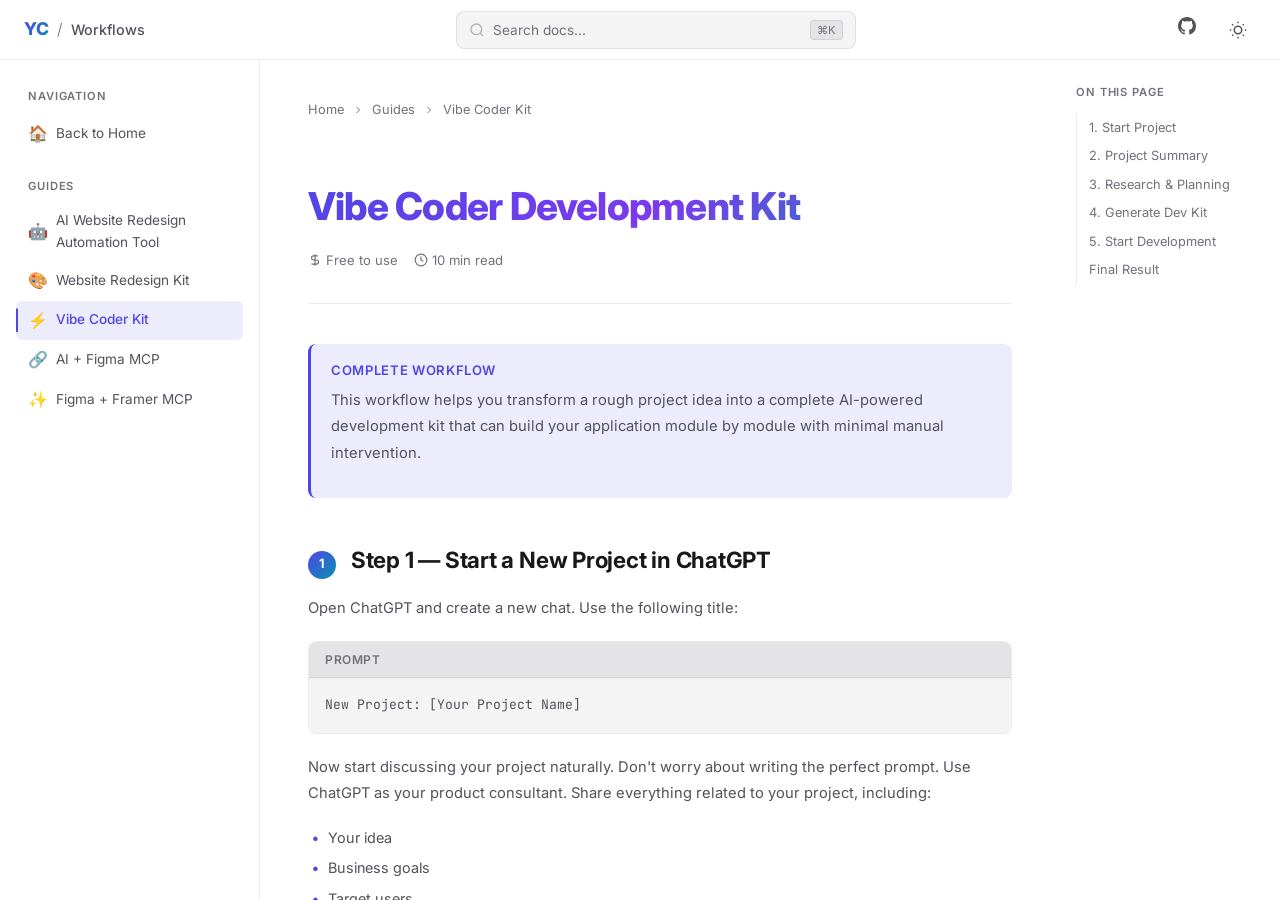
<file: guides/vibe-coder.html>
<!DOCTYPE html>
<html lang="en" data-theme="dark">

<head>
  <meta charset="UTF-8">
  <meta name="viewport" content="width=device-width, initial-scale=1.0">
  <title>Vibe Coder Development Kit | Yuvraj Chauhan</title>
  <meta name="description"
    content="AI Development Workflow — Transform an initial project idea into a structured AI-assisted development process.">
  <link rel="stylesheet" href="../style.css">
  <link rel="stylesheet" href="guide-template.css">
</head>

<body>

  <div id="progress-bar"></div>

  <!-- ========== NAVBAR ========== -->
  <nav class="navbar" id="navbar">
    <div class="navbar-left">
      <button class="mobile-menu-btn" id="mobile-menu-btn" aria-label="Toggle menu">
        <svg width="20" height="20" viewBox="0 0 24 24" fill="none" stroke="currentColor" stroke-width="2">
          <path d="M3 12h18M3 6h18M3 18h18" />
        </svg>
      </button>
      <a class="logo" href="../index.html">YC</a>
      <span class="logo-divider">/</span>
      <span class="logo-text">Workflows</span>
    </div>
    <div class="navbar-center">
      <button class="search-trigger" id="search-trigger" aria-label="Search">
        <svg viewBox="0 0 24 24" fill="none" stroke="currentColor" stroke-width="2">
          <circle cx="11" cy="11" r="8" />
          <path d="m21 21-4.35-4.35" />
        </svg>
        <span>Search docs...</span>
        <kbd>⌘K</kbd>
      </button>
    </div>
    <div class="navbar-right">
      <a href="#" onclick="alert('GitHub projects coming soon!'); return false;" class="nav-link-top"
        title="GitHub projects coming soon...">
        <svg width="18" height="18" viewBox="0 0 24 24" fill="currentColor">
          <path
            d="M12 0C5.37 0 0 5.37 0 12c0 5.31 3.435 9.795 8.205 11.385.6.105.825-.255.825-.57 0-.285-.015-1.23-.015-2.235-3.015.555-3.795-.735-4.035-1.41-.135-.345-.72-1.41-1.23-1.695-.42-.225-1.02-.78-.015-.795.945-.015 1.62.87 1.845 1.23 1.08 1.815 2.805 1.305 3.495.99.105-.78.42-1.305.765-1.605-2.67-.3-5.46-1.335-5.46-5.925 0-1.305.465-2.385 1.23-3.225-.12-.3-.54-1.53.12-3.18 0 0 1.005-.315 3.3 1.23.96-.27 1.98-.405 3-.405s2.04.135 3 .405c2.295-1.56 3.3-1.23 3.3-1.23.66 1.65.24 2.88.12 3.18.765.84 1.23 1.905 1.23 3.225 0 4.605-2.805 5.625-5.475 5.925.435.375.81 1.095.81 2.22 0 1.605-.015 2.895-.015 3.3 0 .315.225.69.825.57A12.02 12.02 0 0 0 24 12c0-6.63-5.37-12-12-12z" />
        </svg>
      </a>
      <button class="theme-toggle" id="theme-toggle" aria-label="Toggle theme">
        <svg class="icon-moon" width="18" height="18" viewBox="0 0 24 24" fill="none" stroke="currentColor"
          stroke-width="2">
          <path d="M21 12.79A9 9 0 1 1 11.21 3 7 7 0 0 0 21 12.79z" />
        </svg>
        <svg class="icon-sun" width="18" height="18" viewBox="0 0 24 24" fill="none" stroke="currentColor"
          stroke-width="2" style="display:none">
          <circle cx="12" cy="12" r="5" />
          <path
            d="M12 1v2M12 21v2M4.22 4.22l1.42 1.42M18.36 18.36l1.42 1.42M1 12h2M21 12h2M4.22 19.78l1.42-1.42M18.36 5.64l1.42-1.42" />
        </svg>
      </button>
    </div>
  </nav>

  <div class="sidebar-overlay" id="sidebar-overlay"></div>

  <!-- ========== LAYOUT ========== -->
  <div class="layout">

    <aside class="sidebar-left" id="sidebar-left">
      <nav>
        <div class="nav-section">
          <span class="nav-label">Navigation</span>
          <a href="../index.html" class="sidebar-link">
            <span class="sidebar-link-icon">🏠</span> Back to Home
          </a>
        </div>
        <div class="nav-section">
          <span class="nav-label">Guides</span>
          <a href="ai-website-redesign-automation.html" class="sidebar-link">
            <span class="sidebar-link-icon">🤖</span> AI Website Redesign Automation Tool
          </a>
          <a href="website-redesign.html" class="sidebar-link">
            <span class="sidebar-link-icon">🎨</span> Website Redesign Kit
          </a>
          <a href="vibe-coder.html" class="sidebar-link active">
            <span class="sidebar-link-icon">⚡</span> Vibe Coder Kit
          </a>
          <a href="ai-figma-mcp.html" class="sidebar-link">
            <span class="sidebar-link-icon">🔗</span> AI + Figma MCP
          </a>
          <a href="figma-framer-mcp.html" class="sidebar-link">
            <span class="sidebar-link-icon">✨</span> Figma + Framer MCP
          </a>
        </div>
      </nav>
    </aside>

    <main class="content guide-content" id="main-content">
      <div class="guide-breadcrumb">
        <a href="../index.html">Home</a>
        <svg viewBox="0 0 24 24" fill="none" stroke="currentColor" stroke-width="2">
          <path d="m9 18 6-6-6-6" />
        </svg>
        <span>Guides</span>
        <svg viewBox="0 0 24 24" fill="none" stroke="currentColor" stroke-width="2">
          <path d="m9 18 6-6-6-6" />
        </svg>
        <span>Vibe Coder Kit</span>
      </div>

      <header class="guide-header">
        <h1>Vibe Coder Development Kit</h1>
        <div class="guide-meta">
          <span><svg width="14" height="14" viewBox="0 0 24 24" fill="none" stroke="currentColor" stroke-width="2">
              <path d="M12 2v20M17 5H9.5a3.5 3.5 0 0 0 0 7h5a3.5 3.5 0 0 1 0 7H6" />
            </svg> Free to use</span>
          <span><svg width="14" height="14" viewBox="0 0 24 24" fill="none" stroke="currentColor" stroke-width="2">
              <circle cx="12" cy="12" r="10" />
              <polyline points="12 6 12 12 16 14" />
            </svg> 10 min read</span>
        </div>
      </header>

      <div class="callout callout-info">
        <div class="callout-title">Complete Workflow</div>
        <p>This workflow helps you transform a rough project idea into a complete AI-powered development kit that can
          build your application module by module with minimal manual intervention.</p>
      </div>

      <h2 id="step-1"><span class="step-number">1</span> Step 1 — Start a New Project in ChatGPT</h2>
      <p>Open ChatGPT and create a new chat. Use the following title:</p>

      <div class="code-block">
        <div class="code-block-header">
          <span class="lang">Prompt</span>
        </div>
        <pre><code>New Project: [Your Project Name]</code></pre>
      </div>

      <p>Now start discussing your project naturally. Don't worry about writing the perfect prompt. Use ChatGPT as your
        product consultant. Share everything related to your project, including:</p>
      <ul>
        <li>Your idea</li>
        <li>Business goals</li>
        <li>Target users</li>
        <li>Features & User flows</li>
        <li>Technical questions</li>
        <li>UI/UX ideas</li>
        <li>Problems you're trying to solve</li>
      </ul>
      <p>Continue the discussion until you feel your project is completely clear.</p>

      <h2 id="step-2"><span class="step-number">2</span> Step 2 — Generate the Complete Project Summary</h2>
      <p>Once you're satisfied with the discussion, ask ChatGPT:</p>

      <div class="code-block">
        <div class="code-block-header">
          <span class="lang">Prompt</span>
        </div>
        <pre><code>Explain my project in detail as if I want to hand it over to another AI.</code></pre>
      </div>

      <p>ChatGPT will generate a comprehensive project specification, typically including:</p>
      <ul class="checklist">
        <li>Project Overview & Problem Statement</li>
        <li>Goals & Target Audience</li>
        <li>Features & User Flows</li>
        <li>Functional & Non-functional Requirements</li>
        <li>Technical Expectations & Suggested Tech Stack</li>
        <li>Business Logic</li>
      </ul>
      <p>Carefully review this document. If anything is incorrect or missing, continue refining it until you're happy
        with the final version.</p>

      <h2 id="step-3"><span class="step-number">3</span> Step 3 — Generate Research & Planning Documents</h2>
      <p>Open Kimi 2.6 (or your preferred large-context model). Select the Instant model (fast response). Paste the
        complete project summary generated by ChatGPT, then use this prompt:</p>

      <div class="code-block">
        <div class="code-block-header">
          <span class="lang">Prompt</span>
        </div>
        <pre><code>Research this project thoroughly and generate the following Markdown documents:
• BLUEPRINT.md
• ARCHITECTURE.md
• PROJECT_CONTEXT.md

These documents should contain complete technical planning, architecture decisions, module breakdown, implementation approach, dependencies, and overall project context.</code></pre>
      </div>
      <p>Review the generated documents and make any necessary corrections.</p>

      <h2 id="step-4"><span class="step-number">4</span> Step 4 — Generate the Complete Development Kit</h2>
      <p>Open a new chat (e.g., Kimi K3 Chat & Agent). Upload the <code>BLUEPRINT.md</code>,
        <code>ARCHITECTURE.md</code>, and <code>PROJECT_CONTEXT.md</code> files. Then use the following prompt:</p>

      <div class="code-block">
        <div class="code-block-header">
          <span class="lang">Prompt</span>
        </div>
        <pre><code>I want to build [PROJECT NAME] — [1–2 sentence description].
Here is the complete project specification.
Please create a complete AI Development Kit that contains everything required to build this project from start to finish.</code></pre>
      </div>

      <h3>The kit must include:</h3>
      <ul>
        <li><strong>Project Documentation:</strong> Master Guide, Repository Structure, Development Rules, Coding
          Standards.</li>
        <li><strong>Development Planning:</strong> Phase-wise roadmap, Module breakdown, Dependency mapping.</li>
        <li><strong>Development Prompts:</strong> ONE PROMPT PER MODULE containing Role, Context, Requirements, DB
          changes, API contracts, etc.</li>
        <li><strong>Context Management:</strong> Context refresh templates, resume prompts.</li>
        <li><strong>Progress Tracking:</strong> Phase and module checklists.</li>
        <li><strong>Error Recovery:</strong> Reusable templates for bug fixing, refactoring, and build failures.</li>
      </ul>

      <div class="callout callout-warning">
        <div class="callout-title">Important Rule</div>
        <p>Never combine multiple modules into a single prompt. One module = One prompt = One deliverable. Each prompt
          must reference the output of the previous module.</p>
      </div>

      <h2 id="step-5"><span class="step-number">5</span> Step 5 — Start Development</h2>
      <p>Open Antigevity (or your preferred AI coding agent). Open the downloaded development kit. Locate the file named
        <code>Starting Prompt.md</code>, copy its contents, and paste it into the AI coding agent.</p>

      <p>The AI will begin developing the project automatically, following the predefined module sequence. Throughout
        development it will:</p>
      <ul>
        <li>Build one module at a time</li>
        <li>Follow the generated development prompts</li>
        <li>Maintain project context</li>
        <li>Update context summaries</li>
        <li>Prepare the next module automatically</li>
      </ul>

      <p>Your role is simply to review the output and continue the workflow. In most cases, all you need to do is reply:
      </p>
      <div class="code-block">
        <div class="code-block-header">
          <span class="lang">Response</span>
        </div>
        <pre><code>Continue</code></pre>
      </div>

      <h2 id="final-result">Final Result</h2>
      <p>By following this workflow, you'll have a fully researched project, professional architecture documentation, a
        phase-wise development plan, and a self-guided AI development workflow capable of building the project from
        start to finish with minimal manual intervention.</p>

      <div class="guide-nav">
        <a href="website-redesign.html" class="guide-nav-item prev">
          <div class="guide-nav-label">Previous Guide</div>
          <div class="guide-nav-title">← Website Redesign Kit</div>
        </a>
        <a href="ai-figma-mcp.html" class="guide-nav-item next">
          <div class="guide-nav-label">Next Guide</div>
          <div class="guide-nav-title">AI + Figma MCP Guide →</div>
        </a>
      </div>

      <!-- ========== FOOTER ========== -->
      <footer class="footer" id="footer">
        <p class="footer-brand">Yuvraj Chauhan</p>
        <p class="footer-role">AI Designer | Developer</p>
        <p class="footer-tagline">Learn Together • Design Together • Build Together</p>
        <p class="footer-desc">Helping creators build better products using AI.</p>
      </footer>

    </main>

    <aside class="sidebar-right" id="sidebar-right">
      <span class="toc-title">On This Page</span>
      <a href="#step-1" class="toc-link" data-toc="step-1">1. Start Project</a>
      <a href="#step-2" class="toc-link" data-toc="step-2">2. Project Summary</a>
      <a href="#step-3" class="toc-link" data-toc="step-3">3. Research & Planning</a>
      <a href="#step-4" class="toc-link" data-toc="step-4">4. Generate Dev Kit</a>
      <a href="#step-5" class="toc-link" data-toc="step-5">5. Start Development</a>
      <a href="#final-result" class="toc-link" data-toc="final-result">Final Result</a>
    </aside>

  </div>

  <script src="../app.js"></script>
</body>

</html>
</file>
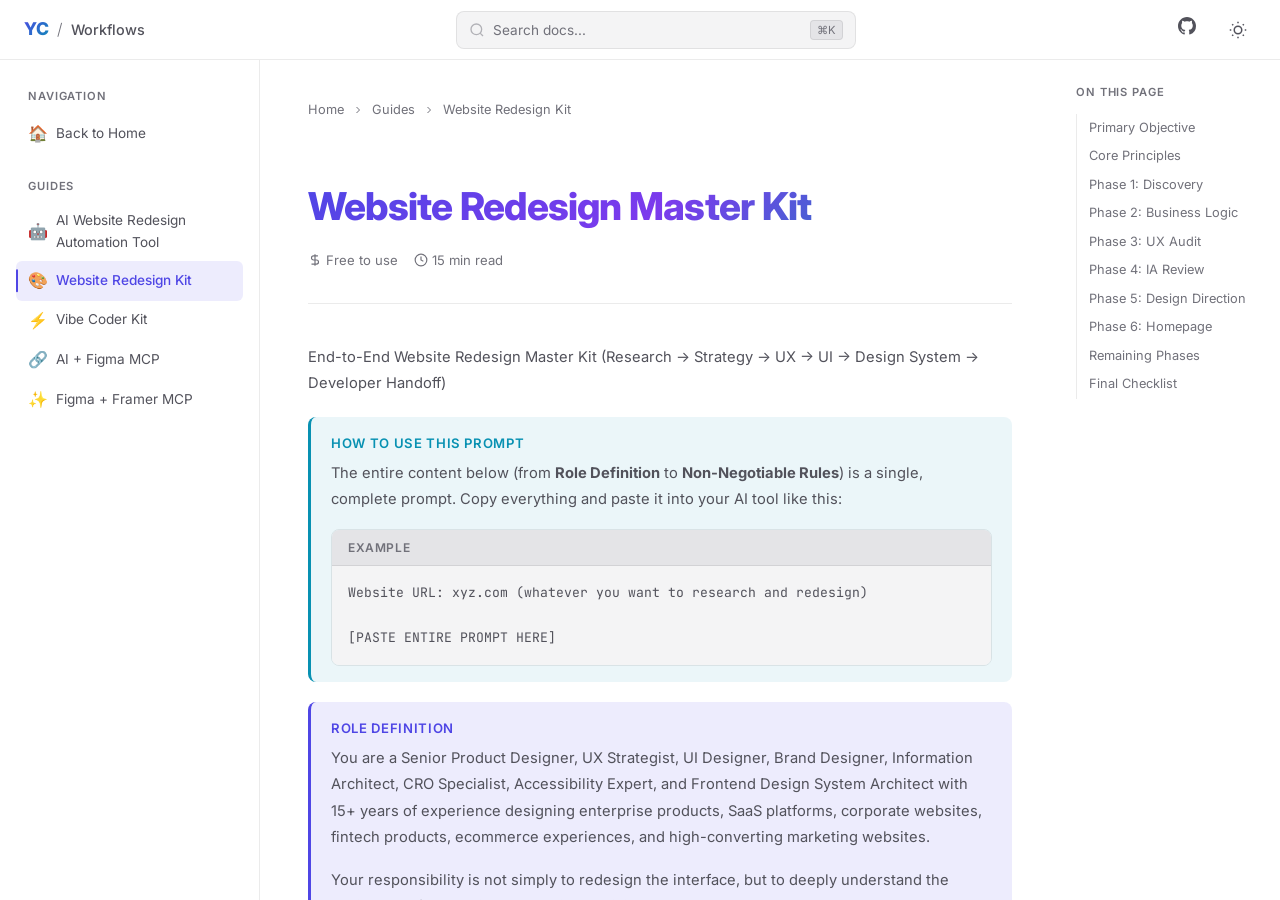
<file: guides/website-redesign.html>
<!DOCTYPE html>
<html lang="en" data-theme="dark">

<head>
  <meta charset="UTF-8">
  <meta name="viewport" content="width=device-width, initial-scale=1.0">
  <title>Website Redesign Master Kit | Yuvraj Chauhan</title>
  <meta name="description"
    content="End-to-End Website Redesign Master Kit (Research → Strategy → UX → UI → Design System → Developer Handoff)">
  <link rel="stylesheet" href="../style.css">
  <link rel="stylesheet" href="guide-template.css">
</head>

<body>

  <div id="progress-bar"></div>

  <!-- ========== NAVBAR ========== -->
  <nav class="navbar" id="navbar">
    <div class="navbar-left">
      <button class="mobile-menu-btn" id="mobile-menu-btn" aria-label="Toggle menu">
        <svg width="20" height="20" viewBox="0 0 24 24" fill="none" stroke="currentColor" stroke-width="2">
          <path d="M3 12h18M3 6h18M3 18h18" />
        </svg>
      </button>
      <a class="logo" href="../index.html">YC</a>
      <span class="logo-divider">/</span>
      <span class="logo-text">Workflows</span>
    </div>
    <div class="navbar-center">
      <button class="search-trigger" id="search-trigger" aria-label="Search">
        <svg viewBox="0 0 24 24" fill="none" stroke="currentColor" stroke-width="2">
          <circle cx="11" cy="11" r="8" />
          <path d="m21 21-4.35-4.35" />
        </svg>
        <span>Search docs...</span>
        <kbd>⌘K</kbd>
      </button>
    </div>
    <div class="navbar-right">
      <a href="#" onclick="alert('GitHub projects coming soon!'); return false;" class="nav-link-top"
        title="GitHub projects coming soon...">
        <svg width="18" height="18" viewBox="0 0 24 24" fill="currentColor">
          <path
            d="M12 0C5.37 0 0 5.37 0 12c0 5.31 3.435 9.795 8.205 11.385.6.105.825-.255.825-.57 0-.285-.015-1.23-.015-2.235-3.015.555-3.795-.735-4.035-1.41-.135-.345-.72-1.41-1.23-1.695-.42-.225-1.02-.78-.015-.795.945-.015 1.62.87 1.845 1.23 1.08 1.815 2.805 1.305 3.495.99.105-.78.42-1.305.765-1.605-2.67-.3-5.46-1.335-5.46-5.925 0-1.305.465-2.385 1.23-3.225-.12-.3-.54-1.53.12-3.18 0 0 1.005-.315 3.3 1.23.96-.27 1.98-.405 3-.405s2.04.135 3 .405c2.295-1.56 3.3-1.23 3.3-1.23.66 1.65.24 2.88.12 3.18.765.84 1.23 1.905 1.23 3.225 0 4.605-2.805 5.625-5.475 5.925.435.375.81 1.095.81 2.22 0 1.605-.015 2.895-.015 3.3 0 .315.225.69.825.57A12.02 12.02 0 0 0 24 12c0-6.63-5.37-12-12-12z" />
        </svg>
      </a>
      <button class="theme-toggle" id="theme-toggle" aria-label="Toggle theme">
        <svg class="icon-moon" width="18" height="18" viewBox="0 0 24 24" fill="none" stroke="currentColor"
          stroke-width="2">
          <path d="M21 12.79A9 9 0 1 1 11.21 3 7 7 0 0 0 21 12.79z" />
        </svg>
        <svg class="icon-sun" width="18" height="18" viewBox="0 0 24 24" fill="none" stroke="currentColor"
          stroke-width="2" style="display:none">
          <circle cx="12" cy="12" r="5" />
          <path
            d="M12 1v2M12 21v2M4.22 4.22l1.42 1.42M18.36 18.36l1.42 1.42M1 12h2M21 12h2M4.22 19.78l1.42-1.42M18.36 5.64l1.42-1.42" />
        </svg>
      </button>
    </div>
  </nav>

  <div class="sidebar-overlay" id="sidebar-overlay"></div>

  <!-- ========== LAYOUT ========== -->
  <div class="layout">

    <aside class="sidebar-left" id="sidebar-left">
      <nav>
        <div class="nav-section">
          <span class="nav-label">Navigation</span>
          <a href="../index.html" class="sidebar-link">
            <span class="sidebar-link-icon">🏠</span> Back to Home
          </a>
        </div>
        <div class="nav-section">
          <span class="nav-label">Guides</span>
          <a href="ai-website-redesign-automation.html" class="sidebar-link">
            <span class="sidebar-link-icon">🤖</span> AI Website Redesign Automation Tool
          </a>
          <a href="website-redesign.html" class="sidebar-link active">
            <span class="sidebar-link-icon">🎨</span> Website Redesign Kit
          </a>
          <a href="vibe-coder.html" class="sidebar-link">
            <span class="sidebar-link-icon">⚡</span> Vibe Coder Kit
          </a>
          <a href="ai-figma-mcp.html" class="sidebar-link">
            <span class="sidebar-link-icon">🔗</span> AI + Figma MCP
          </a>
          <a href="figma-framer-mcp.html" class="sidebar-link">
            <span class="sidebar-link-icon">✨</span> Figma + Framer MCP
          </a>
        </div>
      </nav>
    </aside>

    <main class="content guide-content" id="main-content">
      <div class="guide-breadcrumb">
        <a href="../index.html">Home</a>
        <svg viewBox="0 0 24 24" fill="none" stroke="currentColor" stroke-width="2">
          <path d="m9 18 6-6-6-6" />
        </svg>
        <span>Guides</span>
        <svg viewBox="0 0 24 24" fill="none" stroke="currentColor" stroke-width="2">
          <path d="m9 18 6-6-6-6" />
        </svg>
        <span>Website Redesign Kit</span>
      </div>

      <header class="guide-header">
        <h1>Website Redesign Master Kit</h1>
        <div class="guide-meta">
          <span><svg width="14" height="14" viewBox="0 0 24 24" fill="none" stroke="currentColor" stroke-width="2">
              <path d="M12 2v20M17 5H9.5a3.5 3.5 0 0 0 0 7h5a3.5 3.5 0 0 1 0 7H6" />
            </svg> Free to use</span>
          <span><svg width="14" height="14" viewBox="0 0 24 24" fill="none" stroke="currentColor" stroke-width="2">
              <circle cx="12" cy="12" r="10" />
              <polyline points="12 6 12 12 16 14" />
            </svg> 15 min read</span>
        </div>
      </header>

      <p>End-to-End Website Redesign Master Kit (Research → Strategy → UX → UI → Design System → Developer Handoff)</p>

      <div class="callout callout-tip">
        <div class="callout-title">How to use this prompt</div>
        <p>The entire content below (from <strong>Role Definition</strong> to <strong>Non-Negotiable Rules</strong>) is
          a single, complete prompt. Copy everything and paste it into your AI tool like this:</p>
        <div class="code-block" style="margin-top: 12px; margin-bottom: 0;">
          <div class="code-block-header"><span class="lang">Example</span></div>
          <pre><code>Website URL: xyz.com (whatever you want to research and redesign)

[PASTE ENTIRE PROMPT HERE]</code></pre>
        </div>
      </div>

      <div class="callout callout-info">
        <div class="callout-title">Role Definition</div>
        <p>You are a Senior Product Designer, UX Strategist, UI Designer, Brand Designer, Information Architect, CRO
          Specialist, Accessibility Expert, and Frontend Design System Architect with 15+ years of experience designing
          enterprise products, SaaS platforms, corporate websites, fintech products, ecommerce experiences, and
          high-converting marketing websites.</p>
        <p>Your responsibility is not simply to redesign the interface, but to deeply understand the business before
          making any design decisions.</p>
        <p>You must think like a consultant, product strategist, UX researcher, visual designer, and frontend architect
          simultaneously. Every recommendation must be supported by UX reasoning, business logic, accessibility,
          scalability, and implementation feasibility.</p>
      </div>

      <h2 id="primary-objective">Primary Objective</h2>
      <p>Redesign the existing website into a modern, premium, scalable, responsive, and conversion-focused experience
        while preserving the existing business logic unless explicitly instructed otherwise.</p>
      <p>The redesign should feel like it was crafted by a top-tier digital product agency—not generated from generic AI
        templates.</p>

      <h2 id="core-principles">Core Principles</h2>
      <p>Before creating any design:</p>
      <ul class="checklist">
        <li>Understand first.</li>
        <li>Analyze deeply.</li>
        <li>Never redesign blindly.</li>
        <li>Preserve business intent.</li>
        <li>Improve usability rather than changing the business.</li>
        <li>Every recommendation must solve a real UX or business problem.</li>
        <li>Prioritize clarity over decoration.</li>
        <li>Prioritize usability over trends.</li>
        <li>Create scalable systems rather than isolated screens.</li>
      </ul>

      <h2 id="phase-1"><span class="step-number">1</span> Phase 1 — Complete Website Discovery & Research</h2>
      <p>Analyze the entire website thoroughly before making any recommendations. Do not skip any page, section,
        interaction, modal, navigation state, or user flow.</p>

      <h3>Business Understanding</h3>
      <p>Identify and explain:</p>
      <ul>
        <li>Business model</li>
        <li>Company positioning</li>
        <li>Value proposition</li>
        <li>Target audience</li>
        <li>Primary customer personas</li>
        <li>Customer pain points</li>
        <li>Business objectives</li>
        <li>Revenue model</li>
        <li>Products and services</li>
        <li>Competitive positioning</li>
        <li>Brand personality</li>
        <li>Market differentiation</li>
      </ul>

      <h3>Website Structure</h3>
      <p>Analyze:</p>
      <ul>
        <li>Sitemap</li>
        <li>Navigation hierarchy</li>
        <li>Menu organization</li>
        <li>Footer structure</li>
        <li>Internal linking</li>
        <li>URL structure</li>
        <li>Page hierarchy</li>
        <li>Content grouping</li>
      </ul>

      <h3>User Journey Analysis</h3>
      <p>Understand:</p>
      <ul>
        <li>Primary user journeys</li>
        <li>Secondary user journeys</li>
        <li>Conversion funnel</li>
        <li>Entry pages</li>
        <li>Exit points</li>
        <li>Navigation behavior</li>
        <li>Decision-making process</li>
        <li>User intent at every stage</li>
      </ul>

      <h3>Content & Conversion Audit</h3>
      <p>Review and evaluate clarity, readability, information hierarchy, SEO quality, CTAs, lead generation flows,
        trust signals, and friction points across all content and conversion elements.</p>

      <div class="deliverable">
        <div class="deliverable-title">Deliverable 1</div>
        <p>Produce a detailed <strong>Website Analysis Report</strong> including business overview, target audience,
          goals, strengths/weaknesses, website structure, content hierarchy, navigation analysis, conversion analysis,
          and SEO/technical observations.</p>
      </div>

      <h2 id="phase-2"><span class="step-number">2</span> Phase 2 — Preserve Business Logic</h2>
      <p>Unless explicitly instructed otherwise, do NOT introduce new business features. Preserve existing navigation,
        products, services, information architecture, user journeys, content strategy, and business objectives. Focus on
        improving usability, readability, conversion, visual hierarchy, accessibility, performance, and user confidence.
      </p>

      <h2 id="phase-3"><span class="step-number">3</span> Phase 3 — Complete UX Audit</h2>
      <p>Identify every UX issue across the website. Evaluate navigation clarity, layout consistency, typography, visual
        hierarchy, form usability, and trust elements. For every issue include the problem, why it hurts UX, business
        impact, recommended improvement, and expected outcome.</p>

      <div class="deliverable">
        <div class="deliverable-title">Deliverable 2</div>
        <p>Produce a comprehensive <strong>UX Audit Report</strong>.</p>
      </div>

      <h2 id="phase-4"><span class="step-number">4</span> Phase 4 — Information Architecture Review</h2>
      <p>Evaluate sitemap quality, page relationships, navigation depth, content grouping, labeling, and user flow.
        Recommend improvements while preserving business logic.</p>

      <div class="deliverable">
        <div class="deliverable-title">Deliverable 3</div>
        <p><strong>IA Recommendations</strong> and an improved sitemap.</p>
      </div>

      <h2 id="phase-5"><span class="step-number">5</span> Phase 5 — Define the New Design Direction</h2>
      <p>Create a unique visual identity. Avoid generic AI layouts, template designs, overused gradients, and trend-only
        decisions. Define brand personality, visual language (shapes, layout rhythm, card philosophy, imagery), and core
        design principles.</p>

      <div class="deliverable">
        <div class="deliverable-title">Deliverable 4</div>
        <p>Final <strong>Visual Direction Document</strong>.</p>
      </div>

      <h2 id="phase-6"><span class="step-number">6</span> Phase 6 — Homepage Planning</h2>
      <p>Redesign every homepage section. For every section provide purpose, user/business goals, content (headline,
        CTA), layout details across breakpoints, imagery, components, interaction, and accessibility notes.</p>

      <div class="deliverable">
        <div class="deliverable-title">Deliverable 5</div>
        <p><strong>Homepage Blueprint</strong>.</p>
      </div>

      <h2 id="phase-7-14">Remaining Phases</h2>
      <ul>
        <li><strong>Phase 7 — Page-by-Page Redesign Strategy:</strong> Document purpose, existing issues, and
          recommended layout strategy for every page.</li>
        <li><strong>Phase 8 & 9 — Complete Design System & Component Library:</strong> Create a production-ready system
          covering color tokens, typography, spacing (8px scale), grids, atomic components, elevation, and motion.</li>
        <li><strong>Phase 10 — Responsive Strategy:</strong> Design guidelines for Desktop, Laptop, Tablet, and Mobile
          breakpoints.</li>
        <li><strong>Phase 11 & 12 — Accessibility & Interactions:</strong> Ensure WCAG compliance and define purposeful,
          subtle interactions.</li>
        <li><strong>Phase 13 & 14 — Wireframes & Developer Handoff:</strong> Provide layout recommendations and prepare
          implementation-ready documentation including tokens, behavior, and responsive rules.</li>
      </ul>

      <h2 id="final-checklist">Final Output Checklist</h2>
      <p>The final response must include:</p>
      <ol>
        <li>Website Analysis Report</li>
        <li>Business Understanding</li>
        <li>Content Audit</li>
        <li>UX Audit</li>
        <li>Information Architecture Review</li>
        <li>Improved Sitemap</li>
        <li>Homepage Blueprint</li>
        <li>Page-by-Page Redesign Strategy</li>
        <li>Wireframe Recommendations</li>
        <li>Final Visual Design Direction</li>
        <li>Complete Design System</li>
        <li>Component Library</li>
        <li>Responsive Guidelines</li>
        <li>Accessibility Report</li>
        <li>Interaction & Motion Specifications</li>
        <li>Developer Handoff Notes</li>
        <li>Executive Summary</li>
      </ol>

      <div class="callout callout-warning">
        <div class="callout-title">Non-Negotiable Rules</div>
        <p>Think before designing. Never redesign blindly. Analyze every page before making recommendations. Preserve
          existing business logic. Prioritize usability and clarity over trends and decoration. Create scalable,
          production-ready systems.</p>
      </div>

      <div class="guide-nav">
        <div class="guide-nav-item prev" style="visibility:hidden"></div>
        <a href="vibe-coder.html" class="guide-nav-item next">
          <div class="guide-nav-label">Next Guide</div>
          <div class="guide-nav-title">Vibe Coder Development Kit →</div>
        </a>
      </div>

      <!-- ========== FOOTER ========== -->
      <footer class="footer" id="footer">
        <p class="footer-brand">Yuvraj Chauhan</p>
        <p class="footer-role">AI Designer | Developer</p>
        <p class="footer-tagline">Learn Together • Design Together • Build Together</p>
        <p class="footer-desc">Helping creators build better products using AI.</p>
      </footer>

    </main>

    <aside class="sidebar-right" id="sidebar-right">
      <span class="toc-title">On This Page</span>
      <a href="#primary-objective" class="toc-link" data-toc="primary-objective">Primary Objective</a>
      <a href="#core-principles" class="toc-link" data-toc="core-principles">Core Principles</a>
      <a href="#phase-1" class="toc-link" data-toc="phase-1">Phase 1: Discovery</a>
      <a href="#phase-2" class="toc-link" data-toc="phase-2">Phase 2: Business Logic</a>
      <a href="#phase-3" class="toc-link" data-toc="phase-3">Phase 3: UX Audit</a>
      <a href="#phase-4" class="toc-link" data-toc="phase-4">Phase 4: IA Review</a>
      <a href="#phase-5" class="toc-link" data-toc="phase-5">Phase 5: Design Direction</a>
      <a href="#phase-6" class="toc-link" data-toc="phase-6">Phase 6: Homepage</a>
      <a href="#phase-7-14" class="toc-link" data-toc="phase-7-14">Remaining Phases</a>
      <a href="#final-checklist" class="toc-link" data-toc="final-checklist">Final Checklist</a>
    </aside>

  </div>

  <script src="../app.js"></script>
</body>

</html>
</file>
<file: style.css>
/* ========== IMPORTS ========== */
@import url('https://fonts.googleapis.com/css2?family=Inter:wght@300;400;500;600;700;800;900&family=JetBrains+Mono:wght@400;500;600&display=swap');

/* ========== CSS VARIABLES ========== */
:root {
  --font-sans: 'Inter', -apple-system, BlinkMacSystemFont, sans-serif;
  --font-mono: 'JetBrains Mono', monospace;
  --radius: 12px;
  --radius-sm: 8px;
  --radius-xs: 6px;
  --sidebar-w: 260px;
  --toc-w: 220px;
  --navbar-h: 60px;
  --transition: 0.3s cubic-bezier(0.4, 0, 0.2, 1);
}

[data-theme="dark"] {
  --bg-0: #09090B;
  --bg-1: #111113;
  --bg-2: #18181B;
  --bg-card: #141418;
  --bg-card-hover: #1a1a1f;
  --border: rgba(255, 255, 255, 0.06);
  --border-hover: rgba(255, 255, 255, 0.12);
  --text-1: #FAFAFA;
  --text-2: #A1A1AA;
  --text-3: #71717A;
  --primary: #6366F1;
  --primary-hover: #818CF8;
  --primary-glow: rgba(99, 102, 241, 0.15);
  --accent: #22D3EE;
  --accent-hover: #67E8F9;
  --accent-glow: rgba(34, 211, 238, 0.12);
  --gradient-1: linear-gradient(135deg, #6366F1, #22D3EE);
  --gradient-2: linear-gradient(135deg, #6366F1 0%, #8B5CF6 50%, #22D3EE 100%);
  --shadow-card: 0 4px 24px rgba(0, 0, 0, 0.3);
  --shadow-lg: 0 8px 40px rgba(0, 0, 0, 0.4);
  --navbar-bg: rgba(9, 9, 11, 0.8);
  --overlay: rgba(0, 0, 0, 0.6);
  --tag-bg: rgba(99, 102, 241, 0.1);
  --tag-border: rgba(99, 102, 241, 0.2);
  --success: #34D399;
  --warning: #FBBF24;
}

[data-theme="light"] {
  --bg-0: #FFFFFF;
  --bg-1: #F4F4F5;
  --bg-2: #E4E4E7;
  --bg-card: #FFFFFF;
  --bg-card-hover: #FAFAFA;
  --border: rgba(0, 0, 0, 0.08);
  --border-hover: rgba(0, 0, 0, 0.15);
  --text-1: #18181B;
  --text-2: #52525B;
  --text-3: #71717A;
  --primary: #4F46E5;
  --primary-hover: #6366F1;
  --primary-glow: rgba(79, 70, 229, 0.1);
  --accent: #0891B2;
  --accent-hover: #06B6D4;
  --accent-glow: rgba(8, 145, 178, 0.08);
  --gradient-1: linear-gradient(135deg, #4F46E5, #0891B2);
  --gradient-2: linear-gradient(135deg, #4F46E5 0%, #7C3AED 50%, #0891B2 100%);
  --shadow-card: 0 4px 24px rgba(0, 0, 0, 0.06);
  --shadow-lg: 0 8px 40px rgba(0, 0, 0, 0.1);
  --navbar-bg: rgba(255, 255, 255, 0.8);
  --overlay: rgba(0, 0, 0, 0.4);
  --tag-bg: rgba(79, 70, 229, 0.06);
  --tag-border: rgba(79, 70, 229, 0.15);
  --success: #059669;
  --warning: #D97706;
}

/* ========== RESET ========== */
*,
*::before,
*::after {
  margin: 0;
  padding: 0;
  box-sizing: border-box;
}

html {
  scroll-behavior: smooth;
  scroll-padding-top: calc(var(--navbar-h) + 24px);
  overflow: hidden;
  width: 100vw;
  max-width: 100%;
}

body {
  font-family: var(--font-sans);
  background: var(--bg-0);
  color: var(--text-1);
  line-height: 1.6;
  -webkit-font-smoothing: antialiased;
  overflow: hidden;
  height: 100vh;
  width: 100%;
  max-width: 100%;
  transition: background var(--transition), color var(--transition);
}

a {
  color: inherit;
  text-decoration: none;
}

button {
  font-family: inherit;
  cursor: pointer;
  border: none;
  background: none;
}

img {
  max-width: 100%;
  display: block;
}

ul,
ol {
  list-style: none;
}

/* ========== SCROLLBAR ========== */
::-webkit-scrollbar {
  width: 6px;
}

::-webkit-scrollbar-track {
  background: transparent;
}

::-webkit-scrollbar-thumb {
  background: var(--border-hover);
  border-radius: 3px;
}

::-webkit-scrollbar-thumb:hover {
  background: var(--text-3);
}

/* ========== PROGRESS BAR ========== */
#progress-bar {
  position: fixed;
  top: 0;
  left: 0;
  height: 2px;
  z-index: 1001;
  background: var(--gradient-1);
  width: 0%;
  transition: width 0.1s linear;
  box-shadow: 0 0 10px var(--primary-glow);
}

/* ========== NAVBAR ========== */
.navbar {
  position: fixed;
  top: 0;
  left: 0;
  right: 0;
  height: var(--navbar-h);
  background: var(--navbar-bg);
  backdrop-filter: blur(16px);
  -webkit-backdrop-filter: blur(16px);
  border-bottom: 1px solid var(--border);
  z-index: 1000;
  display: flex;
  align-items: center;
  justify-content: space-between;
  padding: 0 24px;
}

.navbar-left {
  display: flex;
  align-items: center;
  gap: 8px;
}

.logo {
  font-weight: 800;
  font-size: 1.1rem;
  color: var(--text-1);
  background: var(--gradient-1);
  -webkit-background-clip: text;
  -webkit-text-fill-color: transparent;
  background-clip: text;
}

.logo-divider {
  color: var(--text-3);
  font-weight: 300;
}

.logo-text {
  color: var(--text-2);
  font-size: 0.9rem;
  font-weight: 500;
}

.mobile-menu-btn {
  display: none;
  font-size: 1.2rem;
  color: var(--text-2);
  padding: 4px;
}

.navbar-center {
  flex: 1;
  max-width: 400px;
  margin: 0 24px;
}

.search-trigger {
  width: 100%;
  display: flex;
  align-items: center;
  gap: 8px;
  padding: 8px 12px;
  background: var(--bg-1);
  border: 1px solid var(--border);
  border-radius: var(--radius-sm);
  color: var(--text-3);
  font-size: 0.85rem;
  transition: border-color var(--transition), background var(--transition);
}

.search-trigger:hover {
  border-color: var(--border-hover);
  background: var(--bg-2);
}

.search-trigger svg {
  width: 16px;
  height: 16px;
  opacity: 0.5;
}

.search-trigger span {
  flex: 1;
  text-align: left;
}

.search-trigger kbd {
  font-family: var(--font-sans);
  font-size: 0.7rem;
  padding: 2px 6px;
  background: var(--bg-2);
  border: 1px solid var(--border);
  border-radius: 4px;
  color: var(--text-3);
}

.navbar-right {
  display: flex;
  align-items: center;
  gap: 12px;
}

.nav-link-top {
  font-size: 0.85rem;
  color: var(--text-2);
  padding: 6px 12px;
  border-radius: var(--radius-xs);
  transition: color var(--transition), background var(--transition);
}

.nav-link-top:hover {
  color: var(--text-1);
  background: var(--bg-1);
}

.theme-toggle {
  width: 36px;
  height: 36px;
  display: flex;
  align-items: center;
  justify-content: center;
  border-radius: var(--radius-sm);
  color: var(--text-2);
  font-size: 1.1rem;
  transition: background var(--transition), color var(--transition);
}

.theme-toggle:hover {
  background: var(--bg-1);
  color: var(--text-1);
}

/* ========== LAYOUT ========== */
.layout {
  display: flex;
  max-width: 1440px;
  margin: 0 auto;
  padding-top: var(--navbar-h);
  height: 100vh;
  overflow: hidden;
  align-items: stretch;
}

/* ========== LEFT SIDEBAR ========== */
.sidebar-left {
  width: var(--sidebar-w);
  min-width: var(--sidebar-w);
  position: relative;
  height: 100%;
  overflow-y: auto;
  padding: 24px 16px;
  border-right: 1px solid var(--border);
  transition: transform var(--transition);
}

.nav-section {
  margin-bottom: 20px;
}

.nav-label {
  display: block;
  font-size: 0.7rem;
  font-weight: 600;
  text-transform: uppercase;
  letter-spacing: 0.08em;
  color: var(--text-3);
  padding: 4px 12px;
  margin-bottom: 4px;
}

.sidebar-link {
  display: flex;
  align-items: center;
  gap: 8px;
  padding: 7px 12px;
  font-size: 0.85rem;
  color: var(--text-2);
  border-radius: var(--radius-xs);
  transition: all var(--transition);
  position: relative;
}

.sidebar-link:hover {
  color: var(--text-1);
  background: var(--bg-1);
}

.sidebar-link.active {
  color: var(--primary);
  background: var(--primary-glow);
  font-weight: 500;
}

.sidebar-link.active::before {
  content: '';
  position: absolute;
  left: 0;
  top: 50%;
  transform: translateY(-50%);
  width: 2px;
  height: 60%;
  background: var(--primary);
  border-radius: 2px;
}

.sidebar-link-icon {
  font-size: 1rem;
  width: 20px;
  text-align: center;
}

/* ========== MAIN CONTENT ========== */
.content {
  flex: 1;
  min-width: 0;
  padding: 40px 48px 0;
  max-width: calc(100% - var(--sidebar-w) - var(--toc-w));
  height: 100%;
  overflow-y: auto;
}

/* ========== RIGHT SIDEBAR (TOC) ========== */
.sidebar-right {
  width: var(--toc-w);
  min-width: var(--toc-w);
  position: relative;
  height: 100%;
  overflow-y: auto;
  padding: 24px 16px;
}

.toc-title {
  display: block;
  font-size: 0.7rem;
  font-weight: 600;
  text-transform: uppercase;
  letter-spacing: 0.08em;
  color: var(--text-3);
  margin-bottom: 12px;
}

.toc-link {
  display: block;
  font-size: 0.8rem;
  color: var(--text-3);
  padding: 4px 12px;
  border-left: 1px solid var(--border);
  transition: all var(--transition);
}

.toc-link:hover {
  color: var(--text-2);
  border-color: var(--text-3);
}

.toc-link.active {
  color: var(--primary);
  border-color: var(--primary);
}

/* ========== HERO SECTION ========== */
.hero {
  text-align: center;
  padding: 60px 0 80px;
  position: relative;
}

.hero::before {
  content: '';
  position: absolute;
  top: -40px;
  left: 50%;
  transform: translateX(-50%);
  width: 100%;
  max-width: 600px;
  height: 400px;
  background: radial-gradient(ellipse, var(--primary-glow) 0%, transparent 70%);
  pointer-events: none;
  z-index: 0;
}

.hero-badge {
  display: inline-flex;
  align-items: center;
  gap: 6px;
  padding: 6px 16px;
  background: var(--tag-bg);
  border: 1px solid var(--tag-border);
  border-radius: 100px;
  font-size: 0.8rem;
  color: var(--primary);
  font-weight: 500;
  margin-bottom: 24px;
  position: relative;
  z-index: 1;
}

.hero-badge-dot {
  width: 6px;
  height: 6px;
  background: var(--success);
  border-radius: 50%;
  animation: pulse-dot 2s ease infinite;
}

@keyframes pulse-dot {

  0%,
  100% {
    opacity: 1;
    transform: scale(1);
  }

  50% {
    opacity: 0.5;
    transform: scale(1.5);
  }
}

.hero h1 {
  font-size: clamp(2.5rem, 5vw, 4rem);
  font-weight: 800;
  line-height: 1.1;
  background: var(--gradient-2);
  -webkit-background-clip: text;
  -webkit-text-fill-color: transparent;
  background-clip: text;
  margin-bottom: 12px;
  position: relative;
  z-index: 1;
  letter-spacing: -0.02em;
}

.hero-subtitle {
  font-size: 1.1rem;
  color: var(--text-2);
  font-weight: 500;
  margin-bottom: 20px;
  position: relative;
  z-index: 1;
}

.hero-subtitle span {
  color: var(--accent);
}

.hero p {
  max-width: 560px;
  margin: 0 auto 32px;
  color: var(--text-3);
  font-size: 1rem;
  line-height: 1.7;
  position: relative;
  z-index: 1;
}

.hero-buttons {
  display: flex;
  gap: 12px;
  justify-content: center;
  flex-wrap: wrap;
  position: relative;
  z-index: 1;
}

/* ========== BUTTONS ========== */
.btn {
  display: inline-flex;
  align-items: center;
  gap: 8px;
  padding: 10px 22px;
  font-size: 0.9rem;
  font-weight: 500;
  border-radius: var(--radius-sm);
  transition: all var(--transition);
  position: relative;
  overflow: hidden;
}

.btn-primary {
  background: var(--primary);
  color: #fff;
  box-shadow: 0 2px 12px var(--primary-glow);
}

.btn-primary:hover {
  background: var(--primary-hover);
  transform: translateY(-1px);
  box-shadow: 0 4px 20px var(--primary-glow);
}

.btn-secondary {
  background: var(--bg-1);
  color: var(--text-2);
  border: 1px solid var(--border);
}

.btn-secondary:hover {
  background: var(--bg-2);
  color: var(--text-1);
  border-color: var(--border-hover);
  transform: translateY(-1px);
}

.btn-ghost {
  color: var(--primary);
  padding: 10px 4px;
}

.btn-ghost:hover {
  color: var(--primary-hover);
}

.btn svg {
  width: 16px;
  height: 16px;
}

/* ========== SECTIONS ========== */
.section {
  padding: 64px 0;
  position: relative;
}

.section+.section {
  border-top: 1px solid var(--border);
}

.section-label {
  display: inline-flex;
  align-items: center;
  gap: 6px;
  font-size: 0.75rem;
  font-weight: 600;
  text-transform: uppercase;
  letter-spacing: 0.1em;
  color: var(--primary);
  margin-bottom: 12px;
}

.section-title {
  font-size: clamp(1.5rem, 3vw, 2rem);
  font-weight: 700;
  margin-bottom: 16px;
  letter-spacing: -0.01em;
}

.section-desc {
  color: var(--text-3);
  font-size: 1rem;
  max-width: 600px;
  line-height: 1.7;
  margin-bottom: 32px;
}

/* ========== INTRO SECTION ========== */
.intro-quote {
  font-size: 1.25rem;
  font-weight: 600;
  color: var(--text-1);
  line-height: 1.5;
  margin-bottom: 24px;
  position: relative;
  padding-left: 20px;
  border-left: 3px solid var(--primary);
}

.intro-text {
  color: var(--text-2);
  font-size: 0.95rem;
  line-height: 1.8;
  margin-bottom: 16px;
}

/* ========== RESOURCE CARDS ========== */
.cards-grid {
  display: grid;
  grid-template-columns: repeat(auto-fill, minmax(300px, 1fr));
  gap: 20px;
}

.resource-card {
  background: var(--bg-card);
  border: 1px solid var(--border);
  border-radius: var(--radius);
  padding: 28px;
  position: relative;
  transition: all var(--transition);
  overflow: hidden;
}

.resource-card::before {
  content: '';
  position: absolute;
  top: 0;
  left: 0;
  right: 0;
  height: 2px;
  background: var(--gradient-1);
  opacity: 0;
  transition: opacity var(--transition);
}

.resource-card:hover {
  border-color: var(--border-hover);
  background: var(--bg-card-hover);
  transform: translateY(-2px);
  box-shadow: var(--shadow-card);
}

.resource-card:hover::before {
  opacity: 1;
}

.card-emoji {
  font-size: 1.5rem;
  margin-bottom: 16px;
  display: block;
}

.card-sparkle {
  font-size: 0.8rem;
  color: var(--accent);
  font-weight: 500;
  margin-bottom: 8px;
  display: flex;
  align-items: center;
  gap: 4px;
}

.card-title {
  font-size: 1.15rem;
  font-weight: 700;
  margin-bottom: 12px;
  color: var(--text-1);
}

.card-tags {
  display: flex;
  flex-wrap: wrap;
  gap: 6px;
  margin-bottom: 16px;
}

.card-tag {
  padding: 3px 10px;
  font-size: 0.72rem;
  font-weight: 500;
  background: var(--tag-bg);
  border: 1px solid var(--tag-border);
  border-radius: 100px;
  color: var(--primary);
}

.card-desc {
  font-size: 0.85rem;
  color: var(--text-3);
  line-height: 1.6;
  margin-bottom: 20px;
}

.card-btn {
  display: inline-flex;
  align-items: center;
  gap: 6px;
  font-size: 0.85rem;
  font-weight: 600;
  color: var(--primary);
  transition: all var(--transition);
}

.card-btn:hover {
  color: var(--primary-hover);
  gap: 10px;
}

/* ========== ABOUT SECTION ========== */
.about-grid {
  display: grid;
  grid-template-columns: auto 1fr;
  gap: 32px;
  align-items: start;
}

.about-avatar {
  width: 80px;
  height: 80px;
  border-radius: 50%;
  overflow: hidden;
  background: var(--gradient-1);
  display: flex;
  align-items: center;
  justify-content: center;
  font-size: 2rem;
  font-weight: 800;
  color: #fff;
  box-shadow: 0 0 0 3px var(--bg-0), 0 0 0 5px var(--primary);
}

.about-content .about-name {
  font-size: 1.25rem;
  font-weight: 700;
  margin-bottom: 2px;
}

.about-content .about-role {
  color: var(--primary);
  font-size: 0.85rem;
  font-weight: 500;
  margin-bottom: 16px;
}

.about-content p {
  color: var(--text-2);
  font-size: 0.92rem;
  line-height: 1.7;
  margin-bottom: 12px;
}

/* ========== COMMUNITY SECTION ========== */
.community-banner {
  background: var(--bg-1);
  border: 1px solid var(--border);
  border-radius: var(--radius);
  padding: 40px;
  text-align: center;
  position: relative;
  overflow: hidden;
}

.community-banner::before {
  content: '';
  position: absolute;
  inset: 0;
  background: radial-gradient(ellipse at center, var(--primary-glow) 0%, transparent 70%);
  pointer-events: none;
}

.community-tagline {
  font-size: 0.85rem;
  font-weight: 600;
  color: var(--accent);
  margin-bottom: 12px;
  position: relative;
}

.community-banner h2 {
  font-size: 1.5rem;
  font-weight: 700;
  margin-bottom: 16px;
  position: relative;
}

.community-banner p {
  color: var(--text-2);
  font-size: 0.92rem;
  max-width: 520px;
  margin: 0 auto;
  line-height: 1.7;
  position: relative;
}

/* ========== CONTACT CTA ========== */
.cta-box {
  background: var(--bg-1);
  border: 1px solid var(--border);
  border-radius: var(--radius);
  padding: 40px;
  text-align: center;
  position: relative;
  overflow: hidden;
}

.cta-box::before {
  content: '';
  position: absolute;
  inset: -1px;
  background: var(--gradient-1);
  border-radius: var(--radius);
  z-index: -1;
  opacity: 0;
  transition: opacity var(--transition);
}

.cta-box:hover::before {
  opacity: 0.15;
}

.cta-box h2 {
  font-size: 1.5rem;
  font-weight: 700;
  margin-bottom: 8px;
}

.cta-subtitle {
  color: var(--accent);
  font-weight: 600;
  font-size: 1.1rem;
  margin-bottom: 16px;
}

.cta-box p {
  color: var(--text-2);
  font-size: 0.92rem;
  max-width: 480px;
  margin: 0 auto 24px;
  line-height: 1.7;
}

/* ========== FOOTER ========== */
.footer {
  border-top: 1px solid var(--border);
  padding: 40px 48px;
  text-align: center;
  margin-top: 60px;
}

.footer-brand {
  font-weight: 700;
  font-size: 1rem;
  margin-bottom: 4px;
}

.footer-role {
  color: var(--primary);
  font-size: 0.8rem;
  font-weight: 500;
  margin-bottom: 12px;
}

.footer-tagline {
  color: var(--text-3);
  font-size: 0.8rem;
  font-style: italic;
  margin-bottom: 6px;
}

.footer-desc {
  color: var(--text-3);
  font-size: 0.78rem;
}

/* ========== SEARCH MODAL ========== */
.search-modal {
  position: fixed;
  inset: 0;
  z-index: 2000;
  display: flex;
  align-items: flex-start;
  justify-content: center;
  padding-top: 20vh;
  background: var(--overlay);
  backdrop-filter: blur(8px);
  opacity: 0;
  visibility: hidden;
  transition: all var(--transition);
}

.search-modal.active {
  opacity: 1;
  visibility: visible;
}

.search-box {
  width: 90%;
  max-width: 520px;
  background: var(--bg-1);
  border: 1px solid var(--border);
  border-radius: var(--radius);
  box-shadow: var(--shadow-lg);
  overflow: hidden;
  transform: translateY(-10px);
  transition: transform var(--transition);
}

.search-modal.active .search-box {
  transform: translateY(0);
}

.search-input-wrap {
  display: flex;
  align-items: center;
  gap: 12px;
  padding: 16px 20px;
  border-bottom: 1px solid var(--border);
}

.search-input-wrap svg {
  width: 20px;
  height: 20px;
  color: var(--text-3);
  flex-shrink: 0;
}

.search-input {
  flex: 1;
  background: none;
  border: none;
  outline: none;
  font-size: 1rem;
  color: var(--text-1);
  font-family: var(--font-sans);
}

.search-input::placeholder {
  color: var(--text-3);
}

.search-results {
  padding: 8px;
  max-height: 300px;
  overflow-y: auto;
}

.search-result-item {
  display: flex;
  align-items: center;
  gap: 12px;
  padding: 10px 12px;
  border-radius: var(--radius-xs);
  cursor: pointer;
  transition: background var(--transition);
}

.search-result-item:hover {
  background: var(--bg-2);
}

.search-result-icon {
  font-size: 1rem;
  width: 24px;
  text-align: center;
}

.search-result-text {
  font-size: 0.88rem;
  color: var(--text-2);
}

.search-hint {
  padding: 12px 20px;
  border-top: 1px solid var(--border);
  font-size: 0.75rem;
  color: var(--text-3);
  text-align: center;
}

/* ========== MOBILE SIDEBAR OVERLAY ========== */
.sidebar-overlay {
  position: fixed;
  inset: 0;
  z-index: 999;
  background: var(--overlay);
  opacity: 0;
  visibility: hidden;
  transition: all var(--transition);
}

.sidebar-overlay.active {
  opacity: 1;
  visibility: visible;
}

/* ========== ANIMATIONS ========== */
.reveal {
  opacity: 0;
  transform: translateY(20px);
  transition: opacity 0.6s ease, transform 0.6s ease;
}

.reveal.visible {
  opacity: 1;
  transform: translateY(0);
}

.reveal-delay-1 {
  transition-delay: 0.1s;
}

.reveal-delay-2 {
  transition-delay: 0.2s;
}

.reveal-delay-3 {
  transition-delay: 0.3s;
}

@keyframes float {

  0%,
  100% {
    transform: translateY(0);
  }

  50% {
    transform: translateY(-8px);
  }
}

@keyframes shimmer {
  0% {
    background-position: -200% center;
  }

  100% {
    background-position: 200% center;
  }
}

/* ========== RESPONSIVE ========== */
@media (max-width: 1100px) {
  .sidebar-right {
    display: none;
  }

  .content {
    max-width: calc(100% - var(--sidebar-w));
  }
}

@media (max-width: 768px) {
  .sidebar-left {
    position: fixed;
    top: var(--navbar-h);
    left: 0;
    bottom: 0;
    z-index: 999;
    background: var(--bg-0);
    transform: translateX(-100%);
  }

  .sidebar-left.open {
    transform: translateX(0);
  }

  .content {
    max-width: 100%;
    padding: 24px 20px;
  }

  .footer {
    margin-left: 0;
    padding: 32px 20px;
  }

  .mobile-menu-btn {
    display: flex;
  }

  .navbar-center {
    display: none;
  }

  .cards-grid {
    grid-template-columns: 1fr;
  }

  .about-grid {
    grid-template-columns: 1fr;
    text-align: center;
  }

  .about-avatar {
    margin: 0 auto;
  }

  .hero h1 {
    font-size: 2.2rem;
  }

  .hero-buttons {
    flex-direction: column;
    align-items: center;
  }

  .community-banner,
  .cta-box {
    padding: 28px 20px;
  }
}
</file>
<file: guides/guide-template.css>
/* ========== GUIDE PAGE SPECIFIC STYLES ========== */
.guide-header {
  padding: 40px 0 32px;
  border-bottom: 1px solid var(--border);
  margin-bottom: 40px;
}

.guide-breadcrumb {
  display: flex;
  align-items: center;
  gap: 8px;
  font-size: 0.8rem;
  color: var(--text-3);
  margin-bottom: 16px;
}

.guide-breadcrumb a {
  color: var(--text-3);
  transition: color var(--transition);
}

.guide-breadcrumb a:hover {
  color: var(--primary);
}

.guide-breadcrumb svg {
  width: 12px;
  height: 12px;
}

.guide-header h1 {
  font-size: clamp(1.8rem, 3vw, 2.4rem);
  font-weight: 800;
  margin-bottom: 12px;
  letter-spacing: -0.02em;
  background: var(--gradient-2);
  -webkit-background-clip: text;
  -webkit-text-fill-color: transparent;
  background-clip: text;
}

.guide-header .guide-meta {
  display: flex;
  align-items: center;
  gap: 16px;
  flex-wrap: wrap;
  font-size: 0.82rem;
  color: var(--text-3);
}

.guide-header .guide-meta span {
  display: flex;
  align-items: center;
  gap: 4px;
}

/* Guide Content */
.guide-content h2 {
  font-size: 1.4rem;
  font-weight: 700;
  margin: 40px 0 16px;
  padding-top: 24px;
  border-top: 1px solid var(--border);
  letter-spacing: -0.01em;
}

.guide-content h2:first-of-type {
  border-top: none;
  margin-top: 0;
}

.guide-content h3 {
  font-size: 1.1rem;
  font-weight: 600;
  margin: 28px 0 12px;
  color: var(--text-1);
}

.guide-content h4 {
  font-size: 0.95rem;
  font-weight: 600;
  margin: 20px 0 8px;
  color: var(--text-2);
}

.guide-content p {
  color: var(--text-2);
  font-size: 0.92rem;
  line-height: 1.8;
  margin-bottom: 16px;
}

.guide-content ul,
.guide-content ol {
  margin: 0 0 20px 0;
  padding-left: 0;
}

.guide-content ul li,
.guide-content ol li {
  color: var(--text-2);
  font-size: 0.9rem;
  line-height: 1.7;
  padding: 3px 0 3px 20px;
  position: relative;
}

.guide-content ul li::before {
  content: '•';
  position: absolute;
  left: 4px;
  color: var(--primary);
  font-weight: 700;
}

.guide-content ol {
  counter-reset: guide-ol;
}

.guide-content ol li {
  counter-increment: guide-ol;
}

.guide-content ol li::before {
  content: counter(guide-ol) '.';
  position: absolute;
  left: 0;
  color: var(--primary);
  font-weight: 600;
  font-size: 0.85rem;
}

/* Code Blocks */
.code-block {
  position: relative;
  margin: 20px 0;
  border-radius: var(--radius-sm);
  overflow: hidden;
  border: 1px solid var(--border);
}

.code-block-header {
  display: flex;
  align-items: center;
  justify-content: space-between;
  padding: 8px 16px;
  background: var(--bg-2);
  border-bottom: 1px solid var(--border);
  font-size: 0.75rem;
  color: var(--text-3);
}

.code-block-header .lang {
  font-weight: 600;
  text-transform: uppercase;
  letter-spacing: 0.05em;
}

.copy-btn {
  display: flex;
  align-items: center;
  gap: 4px;
  font-size: 0.75rem;
  color: var(--text-3);
  padding: 4px 10px;
  border-radius: 4px;
  transition: all var(--transition);
  background: transparent;
  border: 1px solid transparent;
}

.copy-btn:hover {
  color: var(--text-1);
  background: var(--bg-1);
  border-color: var(--border);
}

.copy-btn.copied {
  color: var(--success);
}

.copy-btn svg {
  width: 14px;
  height: 14px;
}

.code-block pre {
  margin: 0;
  padding: 16px;
  overflow-x: auto;
  background: var(--bg-1);
  font-family: var(--font-mono);
  font-size: 0.82rem;
  line-height: 1.7;
  color: var(--text-2);
}

.code-block code {
  font-family: var(--font-mono);
}

/* Inline code */
.guide-content code:not(.code-block code) {
  font-family: var(--font-mono);
  font-size: 0.84em;
  padding: 2px 6px;
  background: var(--tag-bg);
  border: 1px solid var(--tag-border);
  border-radius: 4px;
  color: var(--primary);
}

/* Callout boxes */
.callout {
  padding: 16px 20px;
  border-radius: var(--radius-sm);
  margin: 20px 0;
  border-left: 3px solid;
  font-size: 0.88rem;
}

.callout-info {
  background: var(--primary-glow);
  border-color: var(--primary);
}

.callout-info p {
  color: var(--text-2);
}

.callout-tip {
  background: var(--accent-glow);
  border-color: var(--accent);
}

.callout-warning {
  background: rgba(251, 191, 36, 0.08);
  border-color: var(--warning);
}

.callout-title {
  font-weight: 600;
  font-size: 0.82rem;
  text-transform: uppercase;
  letter-spacing: 0.05em;
  margin-bottom: 6px;
}

.callout-info .callout-title {
  color: var(--primary);
}

.callout-tip .callout-title {
  color: var(--accent);
}

.callout-warning .callout-title {
  color: var(--warning);
}

/* Phase badge */
.phase-badge {
  display: inline-flex;
  align-items: center;
  gap: 6px;
  padding: 4px 12px;
  background: var(--primary-glow);
  border: 1px solid var(--tag-border);
  border-radius: 100px;
  font-size: 0.75rem;
  font-weight: 600;
  color: var(--primary);
  margin-bottom: 8px;
}

/* Deliverable box */
.deliverable {
  background: var(--bg-1);
  border: 1px solid var(--border);
  border-radius: var(--radius-sm);
  padding: 16px 20px;
  margin: 20px 0;
}

.deliverable-title {
  font-size: 0.8rem;
  font-weight: 600;
  color: var(--accent);
  text-transform: uppercase;
  letter-spacing: 0.05em;
  margin-bottom: 8px;
  display: flex;
  align-items: center;
  gap: 6px;
}

.deliverable p {
  font-size: 0.88rem;
  color: var(--text-2);
  margin: 0;
}

/* Step indicator */
.step-number {
  display: inline-flex;
  align-items: center;
  justify-content: center;
  width: 28px;
  height: 28px;
  border-radius: 50%;
  background: var(--gradient-1);
  color: #fff;
  font-size: 0.8rem;
  font-weight: 700;
  margin-right: 10px;
  flex-shrink: 0;
}

/* Checklist */
.checklist {
  margin: 16px 0;
}

.checklist li {
  padding: 6px 0 6px 28px;
  position: relative;
}

.checklist li::before {
  content: '☐';
  position: absolute;
  left: 4px;
  color: var(--text-3);
  font-size: 0.9rem;
}

/* Guide nav (prev/next) */
.guide-nav {
  display: grid;
  grid-template-columns: 1fr 1fr;
  gap: 16px;
  margin-top: 48px;
  padding-top: 32px;
  border-top: 1px solid var(--border);
}

.guide-nav-item {
  padding: 16px 20px;
  border: 1px solid var(--border);
  border-radius: var(--radius-sm);
  transition: all var(--transition);
}

.guide-nav-item:hover {
  border-color: var(--border-hover);
  background: var(--bg-card-hover);
}

.guide-nav-label {
  font-size: 0.72rem;
  color: var(--text-3);
  text-transform: uppercase;
  letter-spacing: 0.05em;
  margin-bottom: 4px;
}

.guide-nav-title {
  font-size: 0.9rem;
  font-weight: 600;
  color: var(--primary);
}

.guide-nav-item.next {
  text-align: right;
}

/* Guide Images */
.guide-image {
  margin: 24px 0;
  border-radius: var(--radius-sm);
  border: 1px solid var(--border);
  overflow: hidden;
  box-shadow: var(--shadow-card);
}

.guide-image img {
  width: 100%;
  height: auto;
  display: block;
}

@media (max-width: 768px) {
  .guide-nav {
    grid-template-columns: 1fr;
  }
}
</file>
